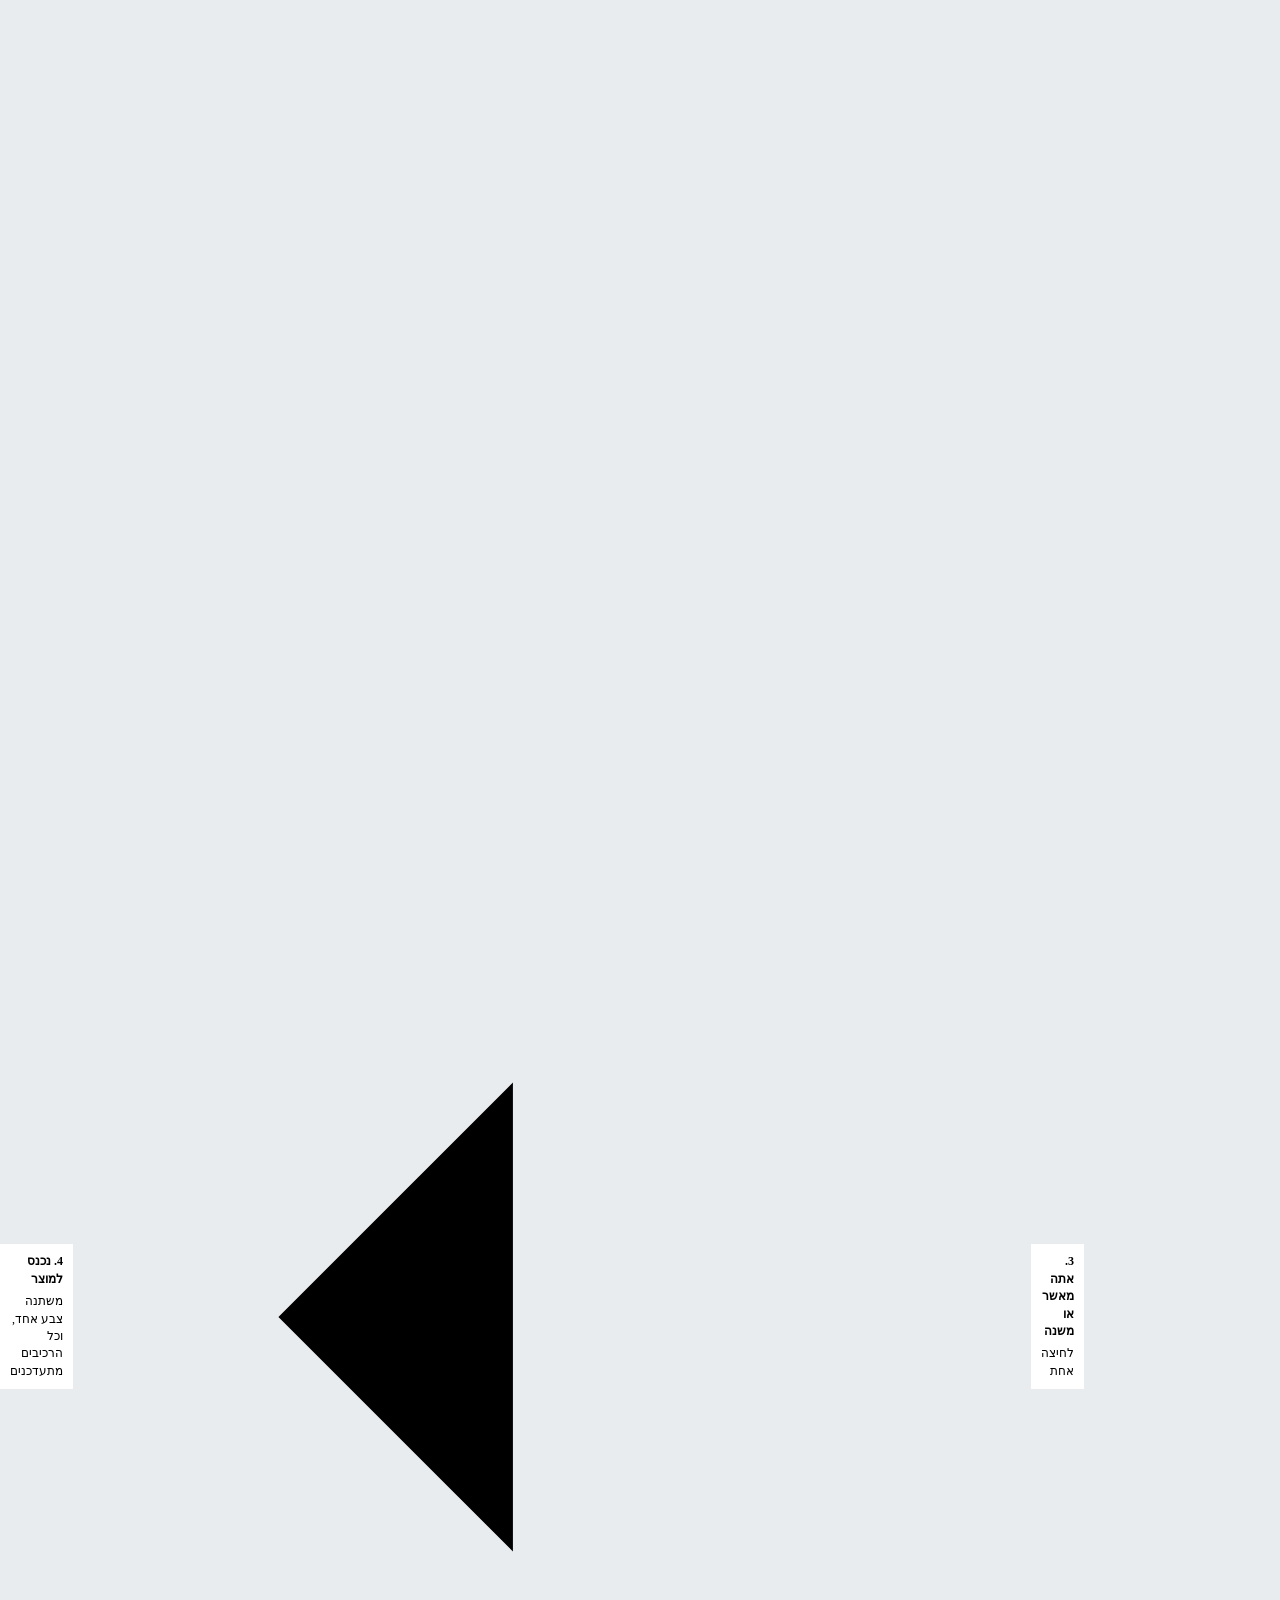
<file: src/reference.src.html>
<!doctype html>
<html lang="he" dir="rtl">
<head>
<meta charset="utf-8">
<meta name="viewport" content="width=device-width,initial-scale=1">
<title>שפת Berger BI</title>
<meta name="description" content="השפה החזותית והפונקציונלית של דשבורדים ומוצרי BI של Berger BI: שלד מסך, ספריית גרפים, צבע מהלוגו, ניהול ובדיקות.">
<meta property="og:title" content="שפת Berger BI">
<meta property="og:description" content="סקיל ל-Claude, ערכת עיצוב וספריית גרפים לדשבורדים בעברית.">
<meta property="og:image" content="https://bergerbi.github.io/berger-bi-ui/docs/img/hero.png">
<meta property="og:url" content="https://bergerbi.github.io/berger-bi-ui/">
<meta name="twitter:card" content="summary_large_image">
<link rel="icon" href="data:image/svg+xml,%3Csvg xmlns='http://www.w3.org/2000/svg' viewBox='0 0 32 32'%3E%3Crect width='32' height='32' rx='6' fill='%2317537F'/%3E%3Crect x='7' y='16' width='4' height='9' rx='1' fill='%23fff'/%3E%3Crect x='14' y='11' width='4' height='14' rx='1' fill='%23fff'/%3E%3Crect x='21' y='7' width='4' height='18' rx='1' fill='%23fff'/%3E%3C/svg%3E">
<link rel="preconnect" href="https://fonts.googleapis.com">
<link href="https://fonts.googleapis.com/css2?family=Assistant:wght@400;500;600;700&family=Heebo:wght@400;500;600;700&display=swap" rel="stylesheet">
<style id="bbi-tokens">
@@TOKENS@@
</style>
<style>
body{margin:0;background:#E9ECEF;font-family:var(--f-body);font-size:var(--fs-m);color:var(--text);line-height:1.45;-webkit-font-smoothing:antialiased}
.doc{max-width:1340px;margin:0 auto;padding:28px 24px 60px}
.doc-h{display:flex;align-items:baseline;justify-content:space-between;gap:16px;border-bottom:1px solid #D3D8DD;padding-bottom:14px;margin-bottom:22px}
.doc-h h1{font-family:var(--f-ui);font-size:19px;font-weight:600;color:var(--ink);margin:0}
.doc-h p{margin:4px 0 0;color:var(--text-2)}
.doc-h .ver{font-family:var(--f-ui);font-size:12px;color:var(--text-3)}
.sec-t{font-family:var(--f-ui);font-size:19px;font-weight:600;color:var(--ink);margin:34px 0 4px}
.sec-s{color:var(--text-2);margin:0 0 14px}
.mk{position:absolute;z-index:5;min-width:20px;height:20px;padding:0 5px;border:1.5px solid var(--bad-mark);background:#fff;color:var(--bad);font:600 12px/17px var(--f-ui);text-align:center;border-radius:4px}
.shell-wrap{position:relative;margin:30px 30px 0}
.toc{display:flex;gap:6px;margin:-8px 0 6px}
.toc a{font-family:var(--f-ui);font-size:13px;color:var(--text-2);text-decoration:none;padding:5px 10px;border:1px solid #D3D8DD;border-radius:var(--r-ctl);background:#fff}
.toc a:hover{color:var(--ink);border-color:var(--ramp-3)}
.dim{position:absolute;top:-22px;left:0;font:500 12px var(--f-ui);color:var(--text-3)}
.shell{transition:grid-template-columns .25s cubic-bezier(.2,.7,.3,1)}
.cx{position:absolute;top:11px;left:12px;color:var(--text-3);width:15px;height:15px}
.legend{display:grid;grid-template-columns:repeat(3,1fr);gap:8px 26px;margin-top:14px;padding:14px 16px;background:#fff;border:1px solid var(--line);border-radius:var(--r-card)}
.legend div{display:flex;gap:9px;align-items:baseline}
.legend b{font-family:var(--f-ui);font-size:12px;color:var(--bad);border:1.5px solid var(--bad-mark);border-radius:4px;min-width:20px;text-align:center;line-height:17px;flex:none}
.legend span{color:var(--text)}
.legend em{font-style:normal;color:var(--text-3)}
.shell{position:relative;display:grid;background:var(--bg);border:1px solid #CDD3D9;border-radius:12px;overflow:hidden}
.client{display:flex;align-items:center;gap:10px;font-family:var(--f-ui);font-weight:600;color:var(--ink);font-size:var(--fs-m)}
.client .logo{width:30px;height:30px;border:1px dashed var(--ghost);border-radius:6px;display:grid;place-items:center;font-size:12px;color:var(--text-3);font-weight:500}
.hd-l{margin-inline-start:auto;display:flex;align-items:center;gap:12px}
.menu .who{padding:8px 10px 10px;border-bottom:1px solid var(--line);margin-bottom:4px}
.menu .who b{display:block;color:var(--ink);font-weight:600}
.menu .who span{font-size:var(--fs-s);color:var(--text-3)}
.menu a.admin{color:var(--ink)}
.rp-t .lnk{font-weight:400;font-size:var(--fs-s);color:var(--brand)}
.ctx h2{margin:0;font-family:var(--f-ui);font-size:var(--fs-l);font-weight:600;color:var(--ink)}
.tbl{width:100%;border-collapse:collapse;font-size:var(--fs-m);margin-top:8px}
.tbl th{font-weight:500;color:var(--text-3);text-align:start;padding:4px 6px;border-bottom:1px solid var(--line)}
.tbl td{padding:5px 6px;border-bottom:1px solid var(--grid);color:var(--text)}
.tbl td.num{text-align:left}
.ask span{flex:1}
.dgrid{display:grid;grid-template-columns:1fr 1fr;gap:16px}
.dc{background:#fff;border:1px solid var(--line);border-radius:var(--r-card);padding:16px 18px}
.dc.wide{grid-column:1/-1}
.dc-h{display:flex;align-items:baseline;gap:10px;margin-bottom:4px}
.dc-h b{font-family:var(--f-ui);font-size:12px;color:var(--text-3)}
.dc-h h3{margin:0;font-family:var(--f-ui);font-size:13px;font-weight:600;color:var(--ink)}
.st{margin-inline-start:auto;font-family:var(--f-ui);font-size:12px;font-weight:500}
.st.wait{color:var(--bad)}
.st.ok{color:var(--good)}
.dc p.q{margin:0 0 12px;color:var(--text-2)}
.opts{display:grid;grid-template-columns:1fr 1fr;gap:12px}
.opt{border:1px solid var(--line);border-radius:var(--r-ctl);padding:10px}
.opt.rec{border-color:var(--brand);box-shadow:inset 0 0 0 1px var(--brand)}
.opt-t{display:flex;justify-content:space-between;font-family:var(--f-ui);font-size:13px;font-weight:600;color:var(--ink);margin-bottom:8px}
.opt-t i{font-style:normal;font-weight:500;color:var(--brand)}
.opt p{margin:8px 0 0;font-size:12px;color:var(--text-2)}
.wf{height:120px;border:1px solid var(--line);border-radius:6px;background:var(--bg);display:grid;gap:4px;padding:4px;font:12px var(--f-ui);color:var(--text-3)}
.wf div{background:#fff;border:1px solid var(--line);border-radius:3px;display:grid;place-items:center}
.wf .nv{background:var(--ramp-9);color:#fff;border-color:var(--ramp-9)}
.wf .tb{background:#fff}
.wf .acc{background:var(--ramp-1);border-color:var(--ramp-3);color:var(--ramp-9)}
.spec{display:grid;grid-template-columns:110px 1fr;gap:10px 16px;align-items:baseline}
.spec .lbl{font-family:var(--f-ui);font-size:12px;color:var(--text-3)}
.spec .lbl b{color:var(--ink);font-weight:600}
.tog{display:inline-flex;border:1px solid var(--line);border-radius:var(--r-ctl);overflow:hidden;font-family:var(--f-ui);font-size:12px}
.tog button{all:unset;cursor:pointer;padding:5px 12px;color:var(--text-2)}
.tog button.on{background:var(--ramp-1);color:var(--ramp-9);font-weight:600}
.big .spec{--k:1.3}
.sw{display:flex;gap:0;border-radius:6px;overflow:hidden;border:1px solid var(--line);margin-bottom:10px}
.sw i{flex:1;height:34px}
.sw-l{display:flex;justify-content:space-between;font-size:12px;color:var(--text-3);margin:-6px 0 12px}
.dd{display:grid;grid-template-columns:1fr 1fr;gap:12px}
.bad-kpi{display:flex;gap:8px}
.bad-kpi .c{flex:1;border-radius:16px;padding:12px;background:linear-gradient(135deg,#EEF2FF,#FDF2F8);box-shadow:0 8px 20px rgba(80,70,200,.15);border-top:3px solid #8B5CF6}
.bad-kpi .bub{width:30px;height:30px;border-radius:50%;background:#DDD6FE;display:grid;place-items:center;margin-bottom:6px}
.bad-kpi .pill{display:inline-block;padding:2px 8px;border-radius:99px;background:#DCFCE7;color:#15803D;font-size:12px}
.bad-kpi .v{font:700 28px var(--f-ui);color:#312E81}
.x{font-family:var(--f-ui);font-size:12px;font-weight:600;margin-bottom:6px}
.pp{display:grid;grid-template-columns:150px 1fr;border:1px solid var(--line);border-radius:var(--r-card);overflow:hidden;font-family:var(--f-ui);font-size:13px}
.pp ul{list-style:none;margin:0;padding:6px;border-inline-end:1px solid var(--line);background:var(--ramp-0)}
.pp li{padding:6px 10px;border-radius:6px;color:var(--text)}
.pp li.on{background:#fff;color:var(--ramp-9);font-weight:600;box-shadow:inset 0 0 0 1px var(--ramp-3)}
.pp .cal{padding:10px 12px}
.pp .cmp{margin-top:10px;padding-top:8px;border-top:1px solid var(--line);color:var(--text-2);display:flex;gap:8px;align-items:center}
.cal-g{display:grid;grid-template-columns:repeat(7,1fr);gap:2px;text-align:center;font-size:12px;color:var(--text-2)}
.cal-g span{padding:4px 0;border-radius:4px}
.cal-g .in{background:var(--ramp-1);color:var(--ramp-9)}
.cal-g .ed{background:var(--ramp-7);color:#fff}
.cal-g .h{color:var(--text-3)}
.flow{display:flex;align-items:center;gap:10px;font-family:var(--f-ui);font-size:12px}
.fbox{flex:1;border:1px solid var(--line);border-radius:var(--r-ctl);padding:9px 10px;background:#fff}
.fbox b{display:block;color:var(--ink);font-weight:600;margin-bottom:5px}
.arr{color:var(--text-3);flex:none}
.url{margin-top:10px;padding:6px 10px;background:var(--bg);border-radius:6px;font:12px Consolas,monospace;color:var(--text-2);direction:ltr;text-align:left}
.phones{display:flex;gap:18px;justify-content:center}
.ph{width:250px;height:460px;border:1px solid #BFC6CD;border-radius:26px;padding:12px 10px;background:var(--bg);display:flex;flex-direction:column;gap:8px;font:12px var(--f-ui);color:var(--text-2);overflow:hidden;position:relative}
.ph .bar{display:flex;justify-content:space-between;align-items:center;background:#fff;border:1px solid var(--line);border-radius:6px;padding:5px 7px;color:var(--ink);font-weight:600}
.ph .scr{display:flex;gap:4px;overflow:hidden;white-space:nowrap}
.ph .scr span{padding:3px 7px;border:1px solid var(--line);border-radius:5px;background:#fff}
.ph .scr span.on{border-color:var(--brand);color:var(--ramp-9)}
.ph .k{display:flex;gap:4px}
.ph .k div{min-width:92px;background:#fff;border:1px solid var(--line);border-radius:6px;padding:5px 6px}
.ph .k b{display:block;font-size:19px;color:var(--ink)}
.ph .blk{flex:1;background:#fff;border:1px solid var(--line);border-radius:6px}
.ph .askm{background:var(--ramp-0);border:1px solid var(--ramp-3);border-radius:6px;padding:5px 7px}
.ph .sheet{position:relative;flex:1;background:#fff;border:1px solid var(--line);border-radius:10px 10px 0 0;padding:8px;margin:0 -8px -10px}
.dk{--surface:#151A20;--line:#2A323B;--ink:#E8ECF0;--text-2:#A4ADB6;--text-3:#7E8892;--grid:#232A32;--data:#6FA3D2;--good:#5BBE8A;--bad:#E57A6E;background:#0F1318;padding:10px;border-radius:var(--r-ctl)}
.lt{background:var(--bg);padding:10px;border-radius:var(--r-ctl)}
.mini-band .kpi{padding:9px 14px}


.foot-note{margin-top:30px;color:var(--text-3);font-size:12px}
.sub-t{font-family:var(--f-ui);font-size:13px;font-weight:600;color:var(--ink);margin:22px 0 10px}
.gallery{display:grid;grid-template-columns:repeat(3,1fr);gap:14px}
.gc{height:330px}
.gc .rule{margin-top:6px;font-size:12px;color:var(--text-3)}
.g2{display:grid;grid-template-columns:1fr 1fr;gap:16px}
.g3{display:grid;grid-template-columns:repeat(3,1fr);gap:14px}
.g4{display:grid;grid-template-columns:repeat(4,1fr);gap:14px}
.tb-bar{display:flex;justify-content:space-between;align-items:center;gap:12px;margin-bottom:10px}
.tb-tools{display:flex;gap:8px;align-items:center}
.crumb span{margin:0 4px}
.btn1.sm,.btn2.sm{padding:4px 10px;font-size:12px}
.lnk2{color:var(--brand);font-family:var(--f-ui);font-size:var(--fs-s);cursor:pointer}
.dt th.srt{color:var(--ink)}
.dt td.up{color:var(--good)}
.dt td.dn{color:var(--bad)}
.ltr{direction:ltr;text-align:right}
.mx td,.mx th{text-align:center}
.mx td:first-child,.mx th:first-child{text-align:start}
.ck{color:var(--data);width:16px;height:16px}
.no{color:var(--ghost)}
.pager{display:flex;gap:4px;font-family:var(--f-ui)}
.pager>*{min-width:22px;text-align:center;padding:1px 4px;border-radius:5px}
.pager b{background:var(--ramp-1);color:var(--ramp-9)}
.st-c{height:170px}
.sk{display:flex;flex-direction:column;gap:9px;margin:14px 0 10px}
.tip-x{margin-top:10px;background:#1D2125;color:#E8ECF0;border-radius:var(--r-ctl);padding:8px 10px;font-size:12px;width:170px}
.tip-x b{display:block;color:#fff;font-family:var(--f-ui);margin-bottom:4px}
.tip-x div{display:flex;justify-content:space-between}
.tip-d{border-top:1px solid #3A4048;margin-top:4px;padding-top:4px;color:#F8C46B}
.toast-x{margin-top:14px;display:flex;justify-content:space-between;align-items:center;background:#1D2125;color:#fff;border-radius:var(--r-ctl);padding:9px 12px;font-size:13px}
.toast-x a{color:#8EC5F0;font-family:var(--f-ui);font-weight:500;cursor:pointer}
.drawer-x{margin-top:10px;border:1px solid var(--line);border-radius:var(--r-ctl);padding:8px 10px;display:flex;flex-direction:column;gap:4px;font-size:13px}
.dr-h{display:flex;justify-content:space-between;color:var(--ink);font-family:var(--f-ui);padding-bottom:4px;border-bottom:1px solid var(--grid)}
.dr-h span{color:var(--text-3)}
.dr-r{display:flex;justify-content:space-between}
.ins.big{padding:14px 16px}
.ins.big h4{font-size:13px}
.ins.big dl{grid-template-columns:52px 1fr;font-size:13px;gap:4px 8px}
.adm{padding:0 18px 14px}
.adm-h{display:flex;align-items:center;gap:20px;height:48px;border-bottom:1px solid var(--line);margin:0 -18px 12px;padding:0 18px}
.adm-h .crumb{margin:0}
.adm-tabs{height:48px}
.adm-tabs a{cursor:pointer}
.login{align-items:center;padding:16px}
.lg-box{width:280px;display:flex;flex-direction:column;padding:20px 0}
.lg-box label{font-size:var(--fs-s);color:var(--text-2);margin:8px 0 4px}
.lg-ft{display:flex;align-items:center;gap:7px;font-size:var(--fs-s);color:var(--text-3)}
.lg-ft img{height:16px}
.map ul{margin:6px 0 0;padding-inline-start:18px;color:var(--text)}
.map li{margin-bottom:3px}
.dot{display:inline-block;width:10px;height:10px;border-radius:2px;margin-inline-end:6px;vertical-align:-1px}
.lp{background:#fff;border:1px solid var(--line);border-radius:var(--r-card);padding:14px;display:flex;flex-direction:column}
.lp-logo{height:64px;display:grid;place-items:center;border:1px solid var(--grid);border-radius:var(--r-ctl);margin-bottom:10px;padding:8px}
.lp-logo img{max-height:46px;max-width:100%}
.lp-l{font-family:var(--f-ui);font-size:12px;color:var(--text-3);margin-bottom:4px}
.sw.sm i{height:22px}
.lp-x{font-size:12px;color:var(--text-3);margin:-6px 0 10px}
.lp-prev{border:1px solid var(--line);border-radius:var(--r-ctl);padding:0 10px 8px;margin-bottom:8px}
.lp-tabs{display:flex;gap:12px;font-family:var(--f-ui);font-size:12px;color:var(--text-2);border-bottom:1px solid var(--line);margin-bottom:8px}
.lp-tabs span{padding:7px 0 6px;border-bottom:2px solid transparent;margin-bottom:-1px}
.lp-tabs .on{color:var(--ink);font-weight:600;border-bottom-color:var(--brand)}
.lp-bars{display:flex;align-items:flex-end;gap:8px;height:60px}
.lp-bars i{width:16px;border-radius:3px 3px 0 0}
.lp-bars b{margin-inline-start:auto;font:600 19px var(--f-ui);color:var(--strong)}
.lp-note{margin:0 0 10px;font-size:12px;color:var(--text-2);flex:1}
.lp-act{display:flex;gap:6px}
.pa{display:flex;gap:6px}
.pa-b{display:inline-flex;align-items:center;gap:6px;height:28px;padding:0 10px;border:1px solid var(--line);border-radius:var(--r-ctl);background:#fff;font-family:var(--f-ui);font-size:var(--fs-s);color:var(--text)}
.fx{padding:16px 18px}
.fx.wide2{grid-column:1/-1}
.fx-h{display:flex;align-items:baseline;gap:10px;margin-bottom:12px}
.fx-h b{font-family:var(--f-ui);font-size:12px;color:var(--text-3)}
.fx-h h3{font-size:13px}
.fx-h .where{margin-inline-start:auto;font-family:var(--f-ui);font-size:12px;color:var(--brand)}
.fx-r{margin:12px 0 0;padding:10px 0 0 0;padding-inline-start:18px;border-top:1px solid var(--grid);color:var(--text-2);font-size:13px}
.fx-r li{margin-bottom:2px}
.chat{border:1px solid var(--line);border-radius:var(--r-card);padding:12px;background:var(--bg)}
.sugg{display:flex;gap:6px;flex-wrap:wrap;margin-bottom:10px}
.q-b{width:fit-content;max-width:80%;margin-inline-start:auto;background:var(--ramp-1);color:var(--ramp-9);padding:7px 11px;border-radius:10px;margin-bottom:8px}
.a-b{background:#fff;border:1px solid var(--line);border-radius:10px;padding:11px 13px}
.a-b b{color:var(--ink);font-family:var(--f-ui);font-weight:600}
.a-b p{margin:4px 0 6px}
.mini{width:100%;height:60px}
.a-src{font-size:12px;color:var(--text-3);margin-top:4px}
.a-act{display:flex;gap:6px;align-items:center;margin-top:8px;font-size:12px}
.bell-list{border:1px solid var(--line);border-radius:var(--r-card);overflow:hidden}
.bl-h{display:flex;justify-content:space-between;padding:8px 12px;border-bottom:1px solid var(--line);font-family:var(--f-ui)}
.bl-h b{color:var(--ink);font-weight:600}
.bl-i{display:grid;grid-template-columns:52px 1fr auto;gap:8px;padding:8px 12px;border-bottom:1px solid var(--grid);font-size:13px}
.bl-i span:first-child{font-family:var(--f-ui);font-weight:600;font-size:12px}
.bl-i.new{background:var(--ramp-0)}
.rule-f,.share{margin-top:12px;border:1px solid var(--line);border-radius:var(--r-card);padding:10px 12px}
.rf-t{font-family:var(--f-ui);font-weight:600;color:var(--ink);margin-bottom:6px}
.rf-row{display:flex;gap:6px;align-items:center;flex-wrap:wrap;margin-top:6px;font-size:13px}
.rf-row .sel{padding:3px 8px;font-size:12px}
.views{display:flex;gap:12px;align-items:flex-start}
.vw-btn{display:inline-flex;align-items:center;gap:7px;padding:6px 10px;border:1px solid var(--ramp-3);border-radius:var(--r-ctl);background:var(--ramp-0);font-family:var(--f-ui);font-size:13px;color:var(--ink);white-space:nowrap}
.vw-list{flex:1;border:1px solid var(--line);border-radius:var(--r-card);padding:6px;font-family:var(--f-ui);font-size:13px}
.vw-list .grp{font-size:12px;color:var(--text-3);padding:6px 8px 2px}
.vw-list a{display:block;padding:5px 8px;border-radius:6px;color:var(--text)}
.vw-list a.on{background:var(--ramp-1);color:var(--ramp-9);font-weight:600}
.vw-list hr{border:0;border-top:1px solid var(--line);margin:4px 0}
.exp{border:1px solid var(--line);border-radius:var(--r-card);padding:6px}
.exp a{display:flex;gap:10px;align-items:flex-start;padding:7px 8px;border-radius:6px;color:var(--text-2)}
.exp a:hover{background:var(--hover)}
.exp a b{display:block;color:var(--ink);font-family:var(--f-ui);font-weight:600;font-size:13px}
.exp a span{font-size:12px}
.exp hr{border:0;border-top:1px solid var(--line);margin:4px 0}
.def{flex:1;background:#1D2125;color:#D7DDE3;border-radius:var(--r-ctl);padding:10px 12px;font-size:13px}
.def b{color:#fff;font-family:var(--f-ui)}
.def p{margin:4px 0 8px}
.def dl{display:grid;grid-template-columns:52px 1fr;gap:2px 8px;margin:0;font-size:12px}
.def dt{color:#9AA3AD}
.def dd{margin:0}
.xf{display:flex;gap:10px;align-items:center}
.xf-s{flex:1;border:1px solid var(--line);border-radius:var(--r-ctl);padding:8px 10px;min-height:128px}
.xf-t{display:block;font-family:var(--f-ui);font-size:12px;font-weight:600;color:var(--ink);margin-bottom:4px}
.tour-demo{position:relative;height:170px;border:1px solid var(--line);border-radius:var(--r-card);background:var(--bg);overflow:hidden}
.td-target{position:absolute;top:16px;right:16px;width:130px;height:120px;background:#fff;border:2px solid var(--brand);border-radius:var(--r-ctl);display:grid;place-items:center;font-family:var(--f-ui);color:var(--ink);box-shadow:0 0 0 9999px rgba(29,33,37,.35)}
.td-card{position:absolute;top:24px;right:166px;width:250px;background:#fff;border-radius:var(--r-card);padding:12px 14px;display:flex;flex-direction:column;gap:4px}
.td-card b{font-family:var(--f-ui);color:var(--ink)}
.td-card p{margin:0 0 6px;color:var(--text-2);font-size:13px}
.dots{display:flex;gap:4px;margin-inline-start:auto}
.dots i{width:6px;height:6px;border-radius:50%;background:var(--ghost)}
.dots i.on{background:var(--brand)}
.ed-c{border-bottom:1px dashed var(--ramp-3);cursor:text}
.fmt td{white-space:nowrap}
html,body{height:auto} body{overflow:auto;background:#E9ECEF}
svg.ch,svg.mini,.xf-s svg{font-size:12px}
.shell .menu{top:50px;inset-inline-end:14px}
.tbl th.num{text-align:end}
.shell{height:auto;width:auto;border:1px solid #CDD3D9;border-radius:12px;overflow:hidden;background:var(--bg)}
.shell-wrap{position:relative;margin:34px 64px 0 34px}
.stage{position:relative}
.shell .menu .who{padding:8px 10px 10px;border-bottom:1px solid var(--line);margin-bottom:4px}
.shell .ctx h2{margin:0;font-family:var(--f-ui);font-size:var(--fs-l);font-weight:600;color:var(--ink)}
.ctx .demo{margin-inline-start:0}
.sk{margin:14px 0 10px}
.sel{font-size:var(--fs-s)}
.st.ok{color:var(--brand)}
.legend div.sp{grid-column:1/-1}
.ttl{display:flex;justify-content:space-between;align-items:baseline;gap:8px}
.pg2{font-size:12px;color:var(--text-3);white-space:nowrap}
.askm-fab{position:absolute;left:12px;bottom:14px;width:40px;height:40px;border-radius:50%;background:var(--brand);color:#fff;display:grid;place-items:center;font:600 19px var(--f-ui)}
.shell .ask-fab{position:absolute;bottom:50px;left:20px}
.stage.full{position:fixed;inset:0;z-index:200;background:var(--bg);width:100%!important}
.stage.full .shell{border:0;border-radius:0}
.stage.full .mk,.stage.full .dim{display:none}
.dgrid{grid-template-columns:repeat(2,minmax(0,1fr))!important}
@media (max-width:1000px){.doc{grid-template-columns:minmax(0,1fr);padding-inline:max(16px,env(safe-area-inset-left,0px)) max(16px,env(safe-area-inset-right,0px))}.side{display:none}.gallery,.g3,.g4,.dgrid,.g2,.opts,.legend{grid-template-columns:minmax(0,1fr)!important}.topbar{flex-wrap:wrap}.shell-wrap{margin:34px 8px 0}.mk{display:none}}
html.shot .side,html.shot .topbar,html.shot .intro{display:none}
html.shot .doc{grid-template-columns:minmax(0,1fr);max-width:1400px}
html.shot .sec-t{margin-top:8px}
.stagebar{display:flex;gap:10px;align-items:center;margin:4px 0 0;font-family:var(--f-ui);font-size:12px;color:var(--text-3)}
/* side TOC + top bar */
.doc{max-width:1600px;display:grid;grid-template-columns:230px minmax(0,1fr);gap:28px;align-items:start}
.side{position:sticky;top:0;max-height:100vh;overflow:auto;padding:22px 0 30px}
.side .brand{font:600 13px var(--f-ui);color:var(--ink);margin-bottom:2px}
.side .ver{font:12px var(--f-ui);color:var(--text-3);margin-bottom:14px}
.side a{display:block;text-decoration:none;font-family:var(--f-ui);color:var(--text-2);border-inline-start:2px solid transparent;padding:4px 10px;font-size:13px}
.side a.l1{color:var(--ink);font-weight:600;margin-top:10px}
.side a.l2{font-size:12px;padding-inline-start:20px}
.side a.on{color:var(--brand);border-inline-start-color:var(--brand);background:#fff}
.body{min-width:0;padding-bottom:60px}
html{scroll-padding-top:70px}
.topbar{position:sticky;top:env(safe-area-inset-top,0px);z-index:60;display:flex;align-items:center;gap:10px;padding:12px 0;background:#E9ECEF;border-bottom:1px solid #D3D8DD;margin-bottom:18px}
.topbar h1{margin:0;font:600 19px var(--f-ui);color:var(--ink)}
.topbar .sp{flex:1}
.dl{display:inline-flex;align-items:center;gap:7px;padding:7px 14px;border-radius:var(--r-ctl);font:500 13px var(--f-ui);cursor:pointer;border:1px solid var(--line);background:#fff;color:var(--text)}
.dl.main{background:var(--brand);border-color:var(--brand);color:#fff}
.intro{color:var(--text-2);margin:0 0 6px}
.series{display:flex;gap:18px;align-items:flex-end}

</style>
</head>
<body>
<div class="doc">

<aside class="side"><div class="brand">שפת Berger BI</div><div class="ver">עודכן 26.11.2026 · <a href="https://github.com/bergerbi/berger-bi-ui" style="display:inline;padding:0;border:0">GitHub</a></div><a class="l1" href="#pa">א. השלד הקבוע</a><a class="l1" href="#pb">ב. החלטות</a><a class="l2" href="#b1">ניווט</a><a class="l2" href="#d2">3 גדלי פונט</a><a class="l2" href="#d3">צבעים</a><a class="l2" href="#b4">כרטיס KPI</a><a class="l2" href="#b5">פילטר תקופה</a><a class="l2" href="#b6">שמירת פילטרים</a><a class="l2" href="#b7">מובייל</a><a class="l2" href="#b8">מצב כהה</a><a class="l1" href="#pc">ג. ספריית רכיבים</a><a class="l2" href="#c1">סוגי גרפים</a><a class="l2" href="#c2">טבלה</a><a class="l2" href="#c3">מצבים</a><a class="l2" href="#c4">רכיבים קטנים</a><a class="l2" href="#c5">סוגי תובנות</a><a class="l2" href="#c6">השוואה וכיוון טוב</a><a class="l1" href="#pd">ד. ניהול וכניסה</a><a class="l2" href="#pd1">משתמשים, הרשאות, לוג</a><a class="l2" href="#pd2">כניסה ושער דמו</a><a class="l1" href="#pe">ה. צבע מהלוגו</a><a class="l1" href="#pf">ו. פונקציונליות</a><a class="l2" href="#f1">שאלו את הנתונים</a><a class="l2" href="#f2">התראות</a><a class="l2" href="#f3">תצוגות ושיתוף</a><a class="l2" href="#f4">ייצוא</a><a class="l2" href="#f5">הגדרת מדד</a><a class="l2" href="#f6">סינון מתוך גרף</a><a class="l2" href="#f7">סיור מודרך</a><a class="l2" href="#f8">יעדים וספים</a><a class="l2" href="#f9">פורמט וניסוח</a></aside>
<div class="body">
<div class="topbar"><h1>שפת Berger BI: הרפרנס הוויזואלי</h1><span class="sp"></span>
  <button class="dl main" onclick="dl('f-skill','SKILL.md')"><svg class="ico" viewBox="0 0 24 24"><path d="M12 4v11M7 10l5 5 5-5M5 20h14"/></svg>הורדת SKILL.md</button>
  <button class="dl" onclick="dl('f-rules','rules.md')">הכללים המלאים (rules.md)</button>
  <button class="dl" onclick="dl('f-zip','berger-bi-ui-skill.zip',true)">כל הסקיל (zip)</button>
</div>
<div id="flash" class="toast-x" hidden style="position:fixed;bottom:24px;left:50%;transform:translateX(-50%);z-index:300"></div>
<div id="cpBox" hidden style="position:fixed;inset:10% 10%;z-index:300;background:#fff;border:1px solid var(--line);border-radius:10px;padding:16px;display:flex;flex-direction:column;gap:8px"><div style="display:flex;justify-content:space-between"><span>העתיקו את הטקסט ושמרו בקובץ <b></b></span><button class="dl" onclick="this.closest('#cpBox').hidden=true">סגירה</button></div><textarea readonly style="flex:1;font:12px Consolas,monospace;direction:ltr"></textarea></div>
<p class="intro">כל מה שכתוב בסקיל מוצג כאן בעין. מספרים בעמוד הם דוגמה בלבד. המקור והיסטוריית השינויים: <a href="https://github.com/bergerbi/berger-bi-ui" target="_blank" rel="noopener">github.com/bergerbi/berger-bi-ui</a> (ציבורי).</p>

<!-- ======================= PART A: SHELL ======================= -->
<h2 class="sec-t" id="pa">חלק א: השלד הקבוע</h2>
<p class="sec-s">מבוסס על הדמואים האחרונים שלנו. המסך מוצג בגודל אמיתי ומוקטן להתאמה. המספרים הכתומים מסבירים מה קבוע. לחיצה על המשתמש פותחת את התפריט שלו.</p>

<div class="stagebar">מצב: <span class="tog" id="ceoShell"><button class="on" data-c="0">רגיל</button><button data-c="1">מצב מנכ"ל</button></span><button class="dl" onclick="fullShell(true)" style="margin-inline-start:8px"><svg class="ico" viewBox="0 0 24 24"><path d="M4 9V4h5M20 9V4h-5M4 15v5h5M20 15v5h-5"/></svg>מסך מלא, בגודל האמיתי של המסך שלך</button></div>
<button class="dl main" id="fsx" hidden onclick="fullShell(false)" style="position:fixed;bottom:56px;left:50%;transform:translateX(-50%);z-index:210">סגירת מסך מלא (Esc)</button>
<div class="shell-wrap" id="shellWrap"><div class="stage" id="stage">
<div class="shell app">
  <!-- header -->
  <header class="hd">
    <div class="client"><div class="logo">לוגו</div>שם המוצר</div>
    <nav class="tabs">
      <a class="on" href="#">סקירה</a><a href="#">מכירות</a><a href="#">לקוחות</a><a href="#">תפעול</a><a href="#">כספים</a>
    </nav>
    <div class="hd-l">
      <div class="search"><svg class="ico" viewBox="0 0 24 24"><circle cx="11" cy="11" r="7"/><path d="m20 20-3.5-3.5"/></svg>חיפוש<kbd>Ctrl K</kbd></div>
      <div class="bell" title="התראות"><svg class="ico" viewBox="0 0 24 24"><path d="M6 16V11a6 6 0 0 1 12 0v5l1.5 2h-15z"/><path d="M10 20.5a2 2 0 0 0 4 0"/></svg><span class="cnt">3</span></div>
      <div class="um" onclick="toggleMenu(event)"><div class="av">דכ</div>דנה כהן<svg class="ico" viewBox="0 0 24 24" style="width:13px"><path d="m6 9 6 6 6-6"/></svg></div>
    </div>
  </header>

  <!-- user menu (open) -->
  <div class="menu" id="umenu" hidden>
    <div class="who"><b>דנה כהן</b><span>מנהלת מערכת</span></div>
    <a href="#"><svg class="ico" viewBox="0 0 24 24"><circle cx="12" cy="8" r="4"/><path d="M4 21c1.5-4 4.5-6 8-6s6.5 2 8 6"/></svg>הפרופיל שלי</a>
    <div class="grp">ניהול</div>
    <a class="admin" href="#"><svg class="ico" viewBox="0 0 24 24"><circle cx="9" cy="8" r="3.5"/><path d="M2.5 20c1-3.5 3.5-5 6.5-5s5.5 1.5 6.5 5"/><path d="M16 4.5a3.5 3.5 0 0 1 0 7M18.5 15c1.6.7 2.6 2.4 3 5"/></svg>ניהול משתמשים</a>
    <a class="admin" href="#"><svg class="ico" viewBox="0 0 24 24"><rect x="4" y="10" width="16" height="11" rx="2"/><path d="M8 10V7a4 4 0 0 1 8 0v3"/></svg>הרשאות</a>
    <a class="admin" href="#"><svg class="ico" viewBox="0 0 24 24"><path d="M5 4h14v16H5z"/><path d="M9 8h6M9 12h6M9 16h4"/></svg>לוג פעולות</a>
    <a class="admin" href="#"><svg class="ico" viewBox="0 0 24 24"><circle cx="12" cy="12" r="3"/><path d="M12 2v3M12 19v3M2 12h3M19 12h3M4.9 4.9 7 7M17 17l2.1 2.1M4.9 19.1 7 17M17 7l2.1-2.1"/></svg>הגדרות</a>
    <hr>
    <a href="#"><svg class="ico" viewBox="0 0 24 24"><path d="M15 4h4v16h-4"/><path d="M10 8l-4 4 4 4M6 12h10"/></svg>יציאה</a>
  </div>

  <!-- right panel -->
  <aside class="rp">
    <button class="coll" title="כווץ פאנל" onclick="togglePanel()"><svg class="ico" viewBox="0 0 24 24" style="width:14px"><path d="m15 6-6 6 6 6"/></svg></button>
    <div class="rail">
      <button title="הרחב פאנל" onclick="togglePanel()"><svg class="ico" viewBox="0 0 24 24"><path d="m9 6 6 6-6 6"/></svg></button>
      <button title="תקופה"><svg class="ico" viewBox="0 0 24 24"><rect x="3.5" y="5" width="17" height="15" rx="2"/><path d="M3.5 10h17M8 3v4M16 3v4"/></svg></button>
      <button title="פילטרים פעילים"><svg class="ico" viewBox="0 0 24 24"><path d="M4 5h16l-6 7.5V19l-4 1.5v-8z"/></svg><span class="cnt">2</span></button>
      <button title="תובנות"><svg class="ico" viewBox="0 0 24 24"><path d="M9 18h6M10 21h4M12 3a6 6 0 0 0-3.5 10.9c.6.5 1 1.2 1 2.1h5c0-.9.4-1.6 1-2.1A6 6 0 0 0 12 3z"/></svg><span class="cnt">4</span></button>
    </div>
    <div class="rp-sec">
      <div class="rp-t">תקופה</div>
      <div class="per"><svg class="ico" viewBox="0 0 24 24"><rect x="3.5" y="5" width="17" height="15" rx="2"/><path d="M3.5 10h17M8 3v4M16 3v4"/></svg><div>מתחילת השנה<small class="num"><span class="n">01.01.2026 – 31.10.2026</span> · מול אשתקד</small></div></div>
    </div>
    <div class="rp-sec">
      <div class="rp-t">פילטרים<a class="lnk">ניקוי</a></div>
      <div class="fg"><label>אזור</label><div class="chips"><span class="chip on">מרכז</span><span class="chip on">צפון</span><span class="chip">דרום</span><span class="chip">ירושלים</span></div></div>
      <div class="fg"><label>קטגוריה</label><div class="sel">כל הקטגוריות<svg class="ico" viewBox="0 0 24 24" style="width:13px"><path d="m6 9 6 6 6-6"/></svg></div></div>
      <div class="fg"><label>סוכן</label><div class="sel">כל הסוכנים<svg class="ico" viewBox="0 0 24 24" style="width:13px"><path d="m6 9 6 6 6-6"/></svg></div></div>
    </div>
    <div class="rp-sec grow">
      <div class="rp-t">תובנות לתקופה (4)<svg class="ico" viewBox="0 0 24 24" style="width:14px;color:var(--text-3)"><path d="m6 15 6-6 6 6"/></svg></div>
      <div class="ins hi">
        <span class="kind">חריג</span><h4>אזור הצפון ירד ב-<span class="n">12%</span> מול אשתקד</h4>
        <dl><dt>מה קרה</dt><dd>ההכנסות ירדו ל-<span class="n">₪1.8M</span></dd><dt>למה</dt><dd>שני לקוחות גדולים עברו לרכש רבעוני</dd><dt>צפי</dt><dd>פער של <span class="n">₪0.6M</span> מהיעד בדצמבר</dd><dt>מומלץ</dt><dd>שיחת מנהל לשני הלקוחות</dd></dl>
        <span class="show">הראה לי ›</span>
      </div>
      <div class="ins">
        <h4>זמן הגבייה התקצר ב-<span class="n">6</span> ימים</h4>
        <span class="kind" style="color:var(--data)">הזדמנות</span><dl><dt>מה קרה</dt><dd><span class="n">41</span> ימים, לעומת <span class="n">47</span></dd><dt>למה</dt><dd>מעבר לחיוב אוטומטי</dd><dt>צפי</dt><dd>תזרים של <span class="n">+₪0.9M</span> ברבעון</dd><dt>מומלץ</dt><dd>להעביר גם את הצפון לחיוב אוטומטי</dd></dl>
        <span class="show">הראה לי ›</span>
      </div>
    </div>
  </aside>

  <!-- main -->
  <main class="mn">
    <div class="ctx">
      <h2>סקירה כללית</h2>
      <p>ההכנסות ב-<span class="n">96%</span> מהיעד. הצפון מסביר את רוב הפער.</p>
      <span class="demo">נתוני הדגמה</span>
      <div class="pa"><span class="pa-b"><svg class="ico" viewBox="0 0 24 24" style="width:14px"><path d="M6 3h12v18l-6-4-6 4z"/></svg>תצוגה: ברירת מחדל</span><span class="pa-b" title="ייצוא ושיתוף"><svg class="ico" viewBox="0 0 24 24" style="width:14px"><path d="M12 4v11M7 10l5 5 5-5M5 20h14"/></svg>ייצוא</span></div>
    </div>
    <div class="kband num">
      <div class="kpi lead"><div class="kpi-l">הכנסות</div><div class="kpi-v"><span class="n">₪14.2</span> <small style="font-size:var(--fs-m)">מיליון</small></div><div class="kpi-c"><span class="dn">▼ <span class="n">4%</span> מהיעד</span><span>יעד <span class="n">₪14.8M</span></span></div><div class="tbar"><i style="width:96%"></i></div></div>
      <div class="kpi"><div class="kpi-l">רווח גולמי</div><div class="kpi-v"><span class="n">31.4%</span></div><div class="kpi-c"><span class="up">▲ <span class="n">1.2</span> נק׳</span><span>מול אשתקד</span></div></div>
      <div class="kpi"><div class="kpi-l">הזמנות</div><div class="kpi-v"><span class="n">8.41K</span></div><div class="kpi-c"><span class="up">▲ <span class="n">6%</span></span><span>מול אשתקד</span></div></div>
      <div class="kpi"><div class="kpi-l">לקוחות פעילים</div><div class="kpi-v"><span class="n">1.24K</span></div><div class="kpi-c"><span class="up">▲ <span class="n">38</span></span><span>החודש</span></div></div>
      <div class="kpi"><div class="kpi-l">ימי גבייה</div><div class="kpi-v"><span class="n">41</span></div><div class="kpi-c"><span class="up">▼ <span class="n">6</span> ימים</span><span>מול אשתקד</span></div></div>
    </div>
    <div class="grid">
      <div class="card lead">
        <svg class="ico cx" viewBox="0 0 24 24"><path d="M4 9V4h5M20 9V4h-5M4 15v5h5M20 15v5h-5"/></svg><h3>הכנסות לפי חודש מול יעד</h3><span class="sub">₪ · עמודה = בפועל, קו כהה = יעד</span>
        <div class="chart" id="s-lead"></div>
        <div class="one"><b>ספטמבר נמוך ב-<span class="n">22%</span> מהיעד.</b> הפער מגיע מאזור הצפון, ואוקטובר חזר ליעד.</div>
      </div>
      <div class="card">
        <h3>מגמת רווח גולמי</h3><span class="sub">% · 12 חודשים אחרונים</span>
        <div class="chart" id="s-trend"></div>
      </div>
      <div class="card">
        <h3>5 הלקוחות הגדולים</h3><span class="sub">אלפי ₪</span>
        <div class="chart" id="s-top5"></div>
      </div>
      <div class="card">
        <div class="ttl"><h3>חריגים לטיפול</h3><span class="pg2"><span class="n">1–4</span> מתוך <span class="n">37</span> ‹ ›</span></div>
        <table class="tbl num"><thead><tr><th>לקוח</th><th>אזור</th><th class="num">פער</th></tr></thead>
        <tbody><tr><td>לקוח ז</td><td>צפון</td><td class="num"><span class="n dn">−₪310K</span></td></tr><tr><td>לקוח ח</td><td>צפון</td><td class="num"><span class="n dn">−₪240K</span></td></tr><tr><td>לקוח ט</td><td>מרכז</td><td class="num"><span class="n dn">−₪95K</span></td></tr><tr><td>לקוח י</td><td>דרום</td><td class="num"><span class="n">−₪40K</span></td></tr></tbody></table>
      </div>
      <div class="card">
        <h3>הכנסות לפי אזור</h3><span class="sub">% שינוי מול אשתקד</span>
        <div class="chart" id="s-region"></div>
      </div>
      <div class="card">
        <h3>עמידה ביעד לפי סוכן</h3><span class="sub">% מהיעד החודשי</span>
        <div class="chart" id="s-agent"></div>
      </div>
    </div>
  </main>

  <!-- footer -->
  <footer class="ft">
    <span class="by">נבנה על ידי<img src="[data-uri]" alt="Berger BI"></span>
    <span>עודכן <span class="n">26.11.2026 06:00</span></span>
    
  </footer>
  <button class="ask-fab" title="שאלו את הנתונים" aria-label="שאלו את הנתונים"><svg class="ico" viewBox="0 0 24 24" style="width:22px;height:22px"><path d="M4 5h16v11H9l-5 4z"/><path d="M8.5 9.5h7M8.5 12.5h4"/></svg></button>
</div>
  <span class="mk" style="top:-24px;right:20px">1</span>
  <span class="mk" style="top:-24px;right:330px">2</span>
  <span class="mk" style="top:-24px;left:200px">3</span>
  <span class="mk" style="top:-24px;left:70px">4</span>
  <span class="mk" style="top:70px;right:-28px">5</span>
  <span class="mk" style="top:150px;right:-28px">6</span>
  <span class="mk" style="top:380px;right:-28px">7</span>
  <span class="mk" style="top:66px;left:-28px">8</span>
  <span class="mk" style="top:120px;left:-28px">9</span>
  <span class="mk" style="top:330px;left:-28px">10</span>
  <span class="mk" style="bottom:7px;right:-28px">11</span>
  <span class="mk" style="bottom:46px;left:-28px">12</span>
  <span class="mk" style="top:-24px;left:-28px">13</span>
  <span class="mk" style="top:-24px;right:236px">14</span>
  <span class="mk" style="top:-24px;left:150px">15</span>
  <span class="mk" style="top:66px;left:-56px">16</span>
  <span class="dim" id="dimLbl">1440×900 · בלי גלילה</span>
</div></div>

<div class="legend">
  <div><b>1</b><span>לוגו הלקוח ושם המוצר, תמיד מימין למעלה</span></div>
  <div><b>2</b><span>מסכים כטאבים למעלה, רק מסכים עסקיים</span></div>
  <div><b>3</b><span>חיפוש ומשתמש, תמיד משמאל למעלה</span></div>
  <div><b>4</b><span>תפריט המשתמש: ניהול משתמשים, הרשאות, לוג פעולות, הגדרות <em>(אושר)</em></span></div>
  <div><b>5</b><span>פילטר תקופה, תמיד ראשון בפאנל הימני</span></div>
  <div><b>6</b><span>פילטרים בפאנל ימני, נשמרים במעבר בין טאבים</span></div>
  <div><b>7</b><span>תובנות מתחת לפילטרים: מה קרה / למה / צפי / מומלץ + "הראה לי"</span></div>
  <div><b>8</b><span>כותרת המסך במשפט אחד ותווית "נתוני הדגמה"</span></div>
  <div><b>9</b><span>פס KPI אחד, ה-KPI המוביל רחב יותר</span></div>
  <div><b>10</b><span>6 ויז'ואלים, הראשי תופס 2×2, ומשפט תובנה מתחתיו</span></div>
  <div><b>11</b><span>"נבנה על ידי Berger BI" ומועד העדכון, תמיד בשורה התחתונה</span></div>
  <div><b>12</b><span>"שאלו את הנתונים": עיגול שמרחף למטה משמאל, ובלחיצה נפתח הצ'אט</span></div>
  <div><b>13</b><span>המסך כולו נכנס ל-1440×900, בלי גלילה. טבלה ארוכה מתחלקת לעמודים בתוך הכרטיס</span></div>
  <div><b>14</b><span>כל פאנל מתכווץ: הפאנל הימני לפס צר עם מספר הפילטרים הפעילים. <a href="#" onclick="togglePanel();return false" style="color:var(--brand)">נסה</a></span></div>
  <div><b>15</b><span>פעמון התראות, תמיד ליד המשתמש (ו2)</span></div>
  <div><b>16</b><span>תצוגות שמורות וייצוא, תמיד בסוף שורת הכותרת של המסך (ו3, ו4)</span></div>
</div>

<!-- ======================= PART B: DECISIONS ======================= -->
<h2 class="sec-t" id="pb">חלק ב: החלטות (אושרו 26.11)</h2>
<p class="sec-s">המסגרת הכחולה מסמנת את האפשרות שאושרה.</p>

<div class="dgrid">

  <!-- D1 navigation -->
  <div class="dc" id="b1">
    <div class="dc-h"><b>1</b><h3>ניווט במוצר עם הרבה מסכים</h3><span class="st ok">אושר · 26.11</span></div>
    <p class="q">בדשבורד הטאבים נשארים למעלה. מה עושים באפליקציה כמו מערכת פנימית, עם 10 מסכים ויותר?</p>
    <div class="opts">
      <div class="opt rec"><div class="opt-t">א. סרגל ימני רק כשיש יותר מ-7 מסכים<i>המלצה</i></div>
        <div class="wf" style="grid-template-columns:44px 1fr;grid-template-rows:16px 1fr"><div style="grid-column:1/-1">כותרת + משתמש</div><div class="nv">מסכים</div><div>תוכן</div></div>
        <p>זה המבנה של המערכות הפנימיות שלנו היום. KPI, פילטרים ותובנות נשארים באותו מקום.</p></div>
      <div class="opt"><div class="opt-t">ב. תמיד טאבים למעלה</div>
        <div class="wf" style="grid-template-rows:16px 12px 1fr"><div>כותרת + משתמש</div><div class="acc">טאב · טאב · טאב · טאב · עוד ▾</div><div>תוכן</div></div>
        <p>אחיד יותר, אבל מעל 7 מסכים צריך תפריט "עוד".</p></div>
    </div>
  </div>

  <!-- D2 type -->
  <div class="dc" id="d2">
    <div class="dc-h"><b>2</b><h3>3 גדלי פונט קבועים</h3><span class="st ok">אושר · 26.11 · עודכן 28.11 לפי מוריס</span></div>
    <p class="q">3 גדלים לטקסט ועוד גודל אחד למספר KPI. ב-v1.4 הכול עלה מדרגה (הטקסט הרגיל 15, כמו במוריס), כי 12 היה קטן מדי.</p>
    <div style="margin-bottom:12px" class="tog" id="szTog"><button class="on" data-k="1">רגיל</button><button data-k="1.3">מצב מנכ"ל (גדול פי 1.3)</button></div>
    <div class="spec" id="spec">
      <span class="lbl"><b>כותרת</b> · <span class="sz" data-b="20">20</span>px</span><span data-b="20" style="font-family:var(--f-ui);font-weight:600;color:var(--ink);font-size:20px">סקירה כללית</span>
      <span class="lbl"><b>רגיל</b> · <span class="sz" data-b="15">15</span>px</span><span data-b="15" style="font-size:15px">טקסט, כותרות כרטיסים בהדגשה ותובנות</span>
      <span class="lbl"><b>קטן</b> · <span class="sz" data-b="13">13</span>px</span><span data-b="13" style="font-size:13px;color:var(--text-2)">תוויות, צירים, פילטרים, טבלאות, הערות</span>
      <span class="lbl"><b>מספר KPI</b> · <span class="sz" data-b="30">30</span>px</span><span data-b="30" class="num" style="font-family:var(--f-ui);font-weight:600;color:var(--ink);font-size:30px;letter-spacing:-.5px"><span class="n">₪14.2</span> מיליון</span>
    </div>
  </div>

  <!-- D3 colors -->
  <div class="dc" id="d3">
    <div class="dc-h"><b>3</b><h3>צבעים: בסיס קבוע וצבע לקוח אחד</h3><span class="st ok">אושר · 26.11</span></div>
    <p class="q">הבסיס הוא הנייבי של Berger. אדום = רע (מתחת ליעד, ירידה), ירוק = טוב, אפור = אשתקד. משתנה אחד מחליף את צבע הנתונים לצבע של הלקוח. לחץ על לקוח כדי לראות:</p>
    <div class="sw" id="ramp"><i style="background:#0B3A5C"></i><i style="background:#17537F"></i><i style="background:#3F78A6"></i><i style="background:#A9C6DE"></i><i style="background:#E6EFF7"></i><i style="background:#F59B00"></i><i style="background:#1F7A4D"></i><i style="background:#B4372B"></i></div>
    <div class="sw-l"><span>נתונים כהה ← בהיר</span><span>חריג</span><span>טוב / רע (רק בחיצים)</span></div>
    <div class="tog" id="tint" style="margin-bottom:12px"><button class="on" data-c="#17537F" data-l="#A9C6DE">Berger (ברירת מחדל)</button><button data-c="#2E6FBB" data-l="#B9D0EC">כחול בהיר יותר</button><button data-c="#1F7A6E" data-l="#B5D8D2">ירוק-טורקיז</button></div>
    <div id="tintDemo" style="display:flex;gap:14px;align-items:flex-end;height:70px;padding:0 4px;border-bottom:1px solid var(--line)">
      <i style="width:22px;height:50%;background:var(--data-l);border-radius:3px 3px 0 0"></i><i style="width:22px;height:70%;background:var(--data-l);border-radius:3px 3px 0 0"></i><i style="width:22px;height:62%;background:var(--data);border-radius:3px 3px 0 0"></i><i style="width:22px;height:85%;background:var(--data);border-radius:3px 3px 0 0"></i><i style="width:22px;height:40%;background:var(--bad-mark);border-radius:3px 3px 0 0"></i><i style="width:22px;height:92%;background:var(--data);border-radius:3px 3px 0 0"></i>
      <span style="margin-inline-start:auto;font-family:var(--f-ui);font-size:28px;font-weight:600;color:var(--ink)" class="n">96%</span>
    </div>
  </div>

  <!-- D4 KPI do/don't -->
  <div class="dc" id="b4">
    <div class="dc-h"><b>4</b><h3>כרטיס KPI: איך כן ואיך לא</h3><span class="st ok">לפי משוב קודם</span></div>
    <p class="q">פס אחד עם קווים דקים, שינוי בטקסט צבעוני קטן, בלי עיטורים.</p>
    <div class="x" style="color:var(--ink)">כן ✓</div>
    <div class="kband num mini-band" style="margin-bottom:14px">
      <div class="kpi lead"><div class="kpi-l">הכנסות</div><div class="kpi-v"><span class="n">₪14.2</span> <small style="font-size:var(--fs-m)">מיליון</small></div><div class="kpi-c"><span class="dn">▼ <span class="n">4%</span> מהיעד</span></div></div>
      <div class="kpi"><div class="kpi-l">רווח גולמי</div><div class="kpi-v"><span class="n">31.4%</span></div><div class="kpi-c"><span class="up">▲ <span class="n">1.2</span> נק׳</span></div></div>
      <div class="kpi"><div class="kpi-l">הזמנות</div><div class="kpi-v"><span class="n">8.41K</span></div><div class="kpi-c"><span class="up">▲ <span class="n">6%</span></span></div></div>
    </div>
    <div class="x" style="color:var(--ink)">לא ✕ (נראה כמו AI)</div>
    <div class="bad-kpi">
      <div class="c"><div class="bub"><svg class="ico" viewBox="0 0 24 24" style="stroke:#6D28D9"><path d="M3 17l6-6 4 4 8-8"/></svg></div><div style="font-size:12px;color:#6B7280">הכנסות</div><div class="v">₪14.2M</div><span class="pill">−4% ↓</span></div>
      <div class="c"><div class="bub"><svg class="ico" viewBox="0 0 24 24" style="stroke:#6D28D9"><circle cx="12" cy="12" r="8"/></svg></div><div style="font-size:12px;color:#6B7280">רווח גולמי</div><div class="v">31.4%</div><span class="pill">+1.2 ↑</span></div>
    </div>
  </div>

  <!-- D5 period picker -->
  <div class="dc" id="b5">
    <div class="dc-h"><b>5</b><h3>פילטר תקופה אחד לכל המוצרים</h3><span class="st ok">אושר · 26.11</span></div>
    <p class="q">יש היום 4 רכיבים שונים. ההצעה: רכיב אחד, שנפתח מהכפתור שבראש הפאנל הימני.</p>
    <div class="pp">
      <ul><li>היום</li><li>7 ימים</li><li>30 ימים</li><li>החודש</li><li>רבעון</li><li class="on">מתחילת השנה</li><li>שנה קודמת</li><li>טווח חופשי</li></ul>
      <div class="cal">
        <div style="display:flex;justify-content:space-between;font-weight:600;color:var(--ink);margin-bottom:6px"><span>אוקטובר 2026</span><span style="color:var(--text-3);font-weight:400">‹ ›</span></div>
        <div class="cal-g num"><span class="h">א</span><span class="h">ב</span><span class="h">ג</span><span class="h">ד</span><span class="h">ה</span><span class="h">ו</span><span class="h">ש</span>
          <span></span><span></span><span></span><span></span><span class="in">1</span><span class="in">2</span><span class="in">3</span><span class="in">4</span><span class="in">5</span><span class="in">6</span><span class="in">7</span><span class="in">8</span><span class="in">9</span><span class="in">10</span><span class="in">11</span><span class="in">12</span><span class="in">13</span><span class="in">14</span><span class="in">15</span><span class="in">16</span><span class="in">17</span><span class="in">18</span><span class="in">19</span><span class="in">20</span><span class="in">21</span><span class="in">22</span><span class="in">23</span><span class="in">24</span><span class="in">25</span><span class="in">26</span><span class="in">27</span><span class="in">28</span><span class="in">29</span><span class="in">30</span><span class="ed">31</span></div>
        <div class="cmp">השוואה ל:<span class="chip on">אשתקד</span><span class="chip">תקופה קודמת</span><span class="chip">יעד</span></div>
      </div>
    </div>
  </div>

  <!-- D6 persistence -->
  <div class="dc" id="b6">
    <div class="dc-h"><b>6</b><h3>הפילטרים לא נעלמים</h3><span class="st ok">אושר · 26.11</span></div>
    <p class="q">היום הפילטרים נשמרים במעבר בין טאבים, אבל נמחקים ברענון. ההצעה: שישרדו גם רענון וקישור ששולחים למישהו.</p>
    <div class="flow">
      <div class="fbox"><b>טאב "סקירה"</b><span class="chip on">צפון</span> <span class="chip on">מתחילת השנה</span></div>
      <svg class="ico arr" viewBox="0 0 24 24"><path d="M19 12H5M11 6l-6 6 6 6"/></svg>
      <div class="fbox"><b>טאב "לקוחות"</b><span class="chip on">צפון</span> <span class="chip on">מתחילת השנה</span></div>
      <svg class="ico arr" viewBox="0 0 24 24"><path d="M19 12H5M11 6l-6 6 6 6"/></svg>
      <div class="fbox"><b>רענון או קישור</b><span class="chip on">צפון</span> <span class="chip on">מתחילת השנה</span></div>
    </div>
    <div class="url">…/app#customers?region=north&amp;period=ytd</div>
  </div>

  <!-- D7 mobile -->
  <div class="dc" id="b7">
    <div class="dc-h"><b>7</b><h3>מובייל</h3><span class="st ok">אושר · 26.11</span></div>
    <p class="q">הפתרון מהדמו האחרון כסטנדרט: טאבים ו-KPI בגלילה הצידה, פילטרים בחלון שנשלף מלמטה, ושאלת הנתונים נשארת למטה.</p>
        <div class="phones">
      <div class="ph">
        <div class="bar"><span>שם המוצר</span><span class="av" style="width:24px;height:24px;font-size:12px">דכ</span></div>
        <div class="scr"><span class="on">סקירה</span><span>מכירות</span><span>לקוחות</span><span>תפעול</span></div>
        <div class="k num"><div>הכנסות<b><span class="n">₪14.2</span> מיליון</b></div><div>רווח<b class="n">31.4%</b></div><div>הזמנות<b class="n">8.41K</b></div></div>
        <div class="blk"></div><div class="blk" style="flex:.6"></div>
        <div class="askm-fab">?</div>
      </div>
      <div class="ph">
        <div class="bar"><span>שם המוצר</span><span class="av" style="width:24px;height:24px;font-size:12px">דכ</span></div>
        <div class="blk" style="flex:.35;opacity:.5"></div>
        <div class="sheet"><div style="font-weight:600;color:var(--ink);margin-bottom:6px">פילטרים</div><div class="per" style="padding:5px 7px;font-size:12px">מתחילת השנה</div><div style="margin-top:8px">אזור</div><div class="chips" style="margin-top:4px"><span class="chip on" style="font-size:12px">מרכז</span><span class="chip on" style="font-size:12px">צפון</span><span class="chip" style="font-size:12px">דרום</span></div><div style="margin-top:8px">תובנות (4)</div></div>
      </div>
    </div>
  </div>

  <!-- D8 dark -->
  <div class="dc" id="b8">
    <div class="dc-h"><b>8</b><h3>מצב כהה</h3><span class="st ok">אושר · 26.11</span></div>
    <p class="q">קיים היום רק במערכת הפנימית שלנו. להוסיף כאפשרות קבועה בתפריט המשתמש, או לוותר?</p>
    <div class="opts">
      <div class="opt rec"><div class="opt-t">א. רק במוצרים, לא בדמואים<i>המלצה</i></div>
        <div class="dk"><div class="kband num mini-band"><div class="kpi lead"><div class="kpi-l">הכנסות</div><div class="kpi-v"><span class="n">₪14.2</span> <small style="font-size:var(--fs-m)">מיליון</small></div><div class="kpi-c"><span class="dn">▼ 4%</span></div></div><div class="kpi"><div class="kpi-l">רווח</div><div class="kpi-v"><span class="n">31.4%</span></div><div class="kpi-c"><span class="up">▲ 1.2</span></div></div></div></div>
        <p>משתמשים שעובדים במוצר כל היום מבקשים מצב כהה. בדמו הוא רק מוסיף עבודה.</p></div>
      <div class="opt"><div class="opt-t">ב. בלי מצב כהה בכלל</div>
        <div class="lt"><div class="kband num mini-band"><div class="kpi lead"><div class="kpi-l">הכנסות</div><div class="kpi-v"><span class="n">₪14.2</span> <small style="font-size:var(--fs-m)">מיליון</small></div><div class="kpi-c"><span class="dn">▼ 4%</span></div></div><div class="kpi"><div class="kpi-l">רווח</div><div class="kpi-v"><span class="n">31.4%</span></div><div class="kpi-c"><span class="up">▲ 1.2</span></div></div></div></div>
        <p>פחות עבודה ופחות בדיקות.</p></div>
    </div>
  </div>

</div>

<!-- ======================= PART C: COMPONENTS ======================= -->
<h2 class="sec-t" id="pc">חלק ג: ספריית רכיבים</h2>
<p class="sec-s">כל רכיב נבנה פעם אחת ומשמש בכל המוצרים. מתחת לכל גרף מופיע הכלל שלו.</p>

<h3 class="sub-t" id="c1">ג1. סוגי גרפים</h3>
<div class="gallery">
  <div class="card gc">
    <h3>עמודות מול יעד</h3><span class="sub">אלפי ₪ · עמודה = בפועל, קו כהה = יעד</span>
    <div class="chart" id="g-cols"></div>
    <div class="one"><b>יוני חרג מהיעד.</b> שאר החודשים קרובים ליעד.</div>
    <div class="rule">כלל: היעד הוא קו כהה, מתחת ליעד באדום, החודש האחרון בצבע מלא והשאר בבהיר.</div>
  </div>

  <div class="card gc">
    <h3>מגמה ותחזית</h3><span class="sub">הכנסות חודשיות · קו מקווקו = תחזית</span>
    <div class="chart" id="g-line"></div>
    <div class="one"><b>מגמת עלייה של <span class="n">3%</span> בחודש.</b> לפי התחזית מגיעים ל-<span class="n">₪2.1M</span> במרץ.</div>
    <div class="rule">כלל: בפועל בקו מלא, תחזית בקו מקווקו עם טווח בהיר, וקו "היום".</div>
  </div>

  <div class="card gc">
    <h3>דירוג</h3><span class="sub">6 הסוכנים המובילים · אלפי ₪</span>
    <div class="chart" id="g-rank"></div>
    <div class="one"><b>שני המובילים מביאים <span class="n">45%</span> מהמכירות.</b></div>
    <div class="rule">כלל: ממוין, 2–3 פריטים מודגשים, הערך צמוד לעמודה, בלי ציר.</div>
  </div>

  <div class="card gc">
    <h3>גשר (מפל)</h3><span class="sub">מה הוביל מאשתקד להשנה · מיליוני ₪</span>
    <div class="chart" id="g-wf"></div>
    <div class="one"><b>ההנחות מחקו <span class="n">₪14M</span>,</b> כמעט את כל התוספת מהמחיר.</div>
    <div class="rule">כלל (IBCS): התחלה וסוף בכהה, תוספת בירוק, ירידה באדום.</div>
  </div>

  <div class="card gc">
    <h3>שינוי מול אשתקד</h3><span class="sub">% שינוי בהכנסות לפי אזור</span>
    <div class="chart" id="g-div"></div>
    <div class="one"><b>הצפון לבד מוריד <span class="n">4</span> נקודות</b> מהצמיחה הכוללת.</div>
    <div class="rule">כלל: קו אפס באמצע, שיפור בירוק, הרעה באדום (לפי כיוון "טוב" של המדד).</div>
  </div>

  <div class="card gc">
    <h3>לוח זמנים (גאנט)</h3><span class="sub">שלבי פרויקט · רבעון 4</span>
    <div class="chart" id="g-gantt"></div>
    <div class="one"><b>חיבור הנתונים באיחור של <span class="n">9</span> ימים.</b> העלייה לאוויר בסיכון.</div>
    <div class="rule">כלל: הושלם בבהיר, בעבודה בצבע הנתונים, באיחור באדום, קו "היום".</div>
  </div>
</div>

<h3 class="sub-t" id="c2">ג2. טבלה: צפופה, עם עמודים, ייצוא ו-drill-down</h3>
<div class="card" style="padding:14px 16px">
  <div class="tb-bar">
    <div><h3 style="display:inline">לקוחות</h3> <span class="crumb">כל האזורים <span>›</span> <a>צפון</a></span></div>
    <div class="tb-tools"><div class="search" style="width:170px;height:30px"><svg class="ico" viewBox="0 0 24 24"><circle cx="11" cy="11" r="7"/><path d="m20 20-3.5-3.5"/></svg>חיפוש בטבלה</div><button class="btn2"><svg class="ico" viewBox="0 0 24 24" style="width:14px"><path d="M12 4v11M7 10l5 5 5-5M5 20h14"/></svg>ייצוא לאקסל</button></div>
  </div>
  <table class="dt num">
    <thead><tr><th>לקוח</th><th>אזור</th><th class="srt">הכנסות (אלפי ₪) ▼</th><th>מול יעד</th><th>מול אשתקד</th><th>סטטוס</th></tr></thead>
    <tbody>
      <tr><td>לקוח א</td><td>מרכז</td><td><span class="ib"><i style="width:100%"></i></span><span class="n">1,820</span></td><td class="up"><span class="n">▲ 6%</span></td><td class="up"><span class="n">▲ 9%</span></td><td class="t2">בתוכנית</td></tr>
      <tr><td>לקוח ב</td><td>מרכז</td><td><span class="ib"><i style="width:79%"></i></span><span class="n">1,430</span></td><td class="up"><span class="n">▲ 2%</span></td><td class="up"><span class="n">▲ 4%</span></td><td class="t2">בתוכנית</td></tr>
      <tr><td>לקוח ג</td><td>שרון</td><td><span class="ib"><i style="width:64%"></i></span><span class="n">1,160</span></td><td class="dn"><span class="n">▼ 3%</span></td><td class="up"><span class="n">▲ 1%</span></td><td class="acc">במעקב</td></tr>
      <tr class="hl"><td>לקוח ז</td><td>צפון</td><td><span class="ib"><i style="width:48%"></i></span><span class="n">870</span></td><td class="dn"><span class="n">▼ 26%</span></td><td class="dn"><span class="n">▼ 31%</span></td><td class="acc" style="font-weight:600">חריג</td></tr>
      <tr><td>לקוח ה</td><td>ירושלים</td><td><span class="ib"><i style="width:42%"></i></span><span class="n">770</span></td><td class="up"><span class="n">▲ 1%</span></td><td class="dn"><span class="n">▼ 2%</span></td><td class="t2">בתוכנית</td></tr>
      <tr><td>לקוח ח</td><td>צפון</td><td><span class="ib"><i style="width:35%"></i></span><span class="n">640</span></td><td class="dn"><span class="n">▼ 18%</span></td><td class="dn"><span class="n">▼ 20%</span></td><td class="acc" style="font-weight:600">חריג</td></tr>
    </tbody>
  </table>
  <div class="pg" style="padding-top:10px"><span><span class="n">1–6</span> מתוך <span class="n">124</span> · לחיצה על שורה פותחת את הלקוח</span><span class="pager"><b>1</b><span>2</span><span>3</span><span>…</span><span>21</span></span></div>
</div>

<h3 class="sub-t" id="c3">ג3. מצבים: טעינה, אין נתונים, שגיאה, נתונים ישנים, אין הרשאה, נתונים חלקיים</h3>
<div class="g3">
  <div class="card st-c"><h3>טעינה</h3><div class="sk"><i style="width:60%"></i><i style="width:85%"></i><i style="width:45%"></i><i style="width:72%"></i></div><span class="sub">שלד אפור בצורת התוכן. בלי ספינר באמצע המסך.</span></div>
  <div class="card st-c"><h3>אין נתונים</h3><div class="empty"><svg class="ico" viewBox="0 0 24 24" style="width:26px;height:26px;color:var(--ghost)"><path d="M4 19h16M7 15l3-4 3 2 4-6"/></svg><span>אין נתונים לתקופה ולפילטרים שנבחרו</span><a class="lnk2">ניקוי פילטרים</a></div></div>
  <div class="card st-c"><h3>שגיאה</h3><div class="empty"><span style="color:var(--ink);font-weight:600">לא הצלחנו לטעון את הנתונים</span><span class="sub">העדכון האחרון שהצליח: <span class="n">26.11 06:00</span></span><button class="btn2">נסה שוב</button></div></div>
  <div class="card st-c"><h3>נתונים לא עדכניים</h3><div class="stale" style="margin-top:12px"><span>הרענון של הלילה נכשל. מוצגים נתונים מ-<span class="n">25.11 06:00</span></span><a class="lnk2" style="margin-inline-start:auto">פרטים</a></div><span class="sub" style="margin-top:10px">פס מעל ה-KPI עד שהרענון מצליח, ובנוסף התראה בפעמון.</span></div>
  <div class="card st-c"><h3>אין הרשאה</h3><div class="empty"><svg class="ico" viewBox="0 0 24 24" style="width:24px;height:24px;color:var(--ghost)"><rect x="4" y="10" width="16" height="11" rx="2"/><path d="M8 10V7a4 4 0 0 1 8 0v3"/></svg><span>אין לך הרשאה לנתוני אזור הדרום</span><a class="lnk2">בקשת הרשאה ממנהל המערכת</a></div></div>
  <div class="card st-c"><h3>נתונים חלקיים</h3><div class="empty"><span style="color:var(--ink);font-weight:600">החודש עוד לא נסגר</span><span class="sub">אוקטובר כולל רק <span class="n">18</span> ימים, ולכן בגרף הוא מסומן בקו מקווקו ולא משווים אותו כחודש מלא.</span></div></div>
</div>

<h3 class="sub-t" id="c4">ג4. רכיבים קטנים</h3>
<div class="g4">
  <div class="card"><h3>כפתורים</h3>
    <div style="display:flex;gap:8px;flex-wrap:wrap;margin-top:10px;align-items:center"><button class="btn1">שמירה</button><button class="btn2">ביטול</button><a class="lnk2">הראה לי ›</a></div>
    <span class="sub" style="margin-top:10px">כפתור ראשי אחד בכל אזור. השאר משני או קישור.</span></div>
  <div class="card"><h3>טולטיפ</h3>
    <div class="tip-x"><b>יוני 2026</b><div><span>בפועל</span><span class="n">₪1.32M</span></div><div><span>יעד</span><span class="n">₪1.70M</span></div><div class="tip-d"><span>פער</span><span class="n">−22%</span></div></div>
    <span class="sub" style="margin-top:8px">כהה, תמיד עם השוואה.</span></div>
  <div class="card"><h3>הודעה עם ביטול</h3>
    <div class="toast-x"><span>הפילטרים נוקו</span><a>ביטול</a></div>
    <span class="sub" style="margin-top:8px">5 שניות, למטה במרכז, תמיד עם "ביטול".</span></div>
  <div class="card"><h3>חלון "הראה לי"</h3>
    <div class="drawer-x"><div class="dr-h"><b>צפון · 2 לקוחות בירידה</b><span>✕</span></div><div class="dr-r"><span>לקוח ז</span><span class="n dn">−₪310K</span></div><div class="dr-r"><span>לקוח ח</span><span class="n dn">−₪240K</span></div><a class="lnk2" style="margin-top:4px">פתח בטבלה ›</a></div>
    <span class="sub" style="margin-top:8px">נפתח מהצד ולא מעביר מסך.</span></div>
</div>

<h3 class="sub-t" id="c5">ג5. סוגי תובנות</h3>
<div class="g3">
  <div class="ins hi big"><span class="kind acc">חריג</span><h4>אזור הצפון ירד ב-<span class="n">12%</span> מול אשתקד</h4><dl><dt>מה קרה</dt><dd>ההכנסות ירדו ל-<span class="n">₪1.8M</span></dd><dt>למה</dt><dd>שני לקוחות גדולים עברו לרכש רבעוני</dd><dt>צפי</dt><dd>פער של <span class="n">₪0.6M</span> מהיעד בדצמבר</dd><dt>מומלץ</dt><dd>שיחת מנהל לשני הלקוחות</dd></dl><span class="show">הראה לי ›</span></div>
  <div class="ins big"><span class="kind" style="color:var(--data)">הזדמנות</span><h4>לקוחות שרון קונים פי <span class="n">1.4</span> אחרי ביקור</h4><dl><dt>מה קרה</dt><dd><span class="n">38</span> ביקורים ברבעון, <span class="n">+₪220K</span></dd><dt>למה</dt><dd>הסוכן החדש מבקר כל שבועיים</dd><dt>צפי</dt><dd>אם מרחיבים למרכז: <span class="n">+₪0.4M</span> בשנה</dd><dt>מומלץ</dt><dd>לנסות את אותה שגרה במרכז</dd></dl><span class="show">הראה לי ›</span></div>
  <div class="ins big"><span class="kind t2">צפי</span><h4>היעד השנתי יושג ב-<span class="n">97%</span></h4><dl><dt>מה קרה</dt><dd>קצב של <span class="n">₪1.42M</span> בחודש</dd><dt>למה</dt><dd>דצמבר חלש בדרך כלל ב-<span class="n">8%</span></dd><dt>צפי</dt><dd>חסרים <span class="n">₪0.45M</span></dd><dt>מומלץ</dt><dd>לקדם את מבצע ינואר לדצמבר</dd></dl><span class="show">הראה לי ›</span></div>
</div>
<p class="sec-s" style="margin-top:10px">כל תובנה בנויה כך: מה קרה (עם מספר), למה, צפי ומומלץ, ובסוף "הראה לי". תובנה שרק חוזרת על מספר לא נכנסת.</p>

<h3 class="sub-t" id="c6">ג6. השוואה לתקופה קודמת, ומתי ירידה היא דבר טוב</h3>
<div class="g2">
  <div class="card" style="height:230px"><h3>השנה מול אשתקד</h3><span class="sub">אשתקד באפור-כחלחל. שם הסדרה כתוב על הנתונים, בלי מקרא.</span>
    <div class="chart" id="g-cmp"></div>
    <div class="gc rule" style="height:auto;font-size:12px;color:var(--text-3)">כלל: עד 3 סדרות בגרף. יותר מזה מחלקים לכמה גרפים קטנים באותו ציר.</div></div>
  <div class="card" style="height:230px"><h3>כיוון "טוב" לפי המדד</h3><span class="sub">הצבע של החץ אומר אם זה טוב, לא לאן המספר זז.</span>
    <div class="kband num mini-band" style="margin-top:14px">
      <div class="kpi"><div class="kpi-l">הכנסות</div><div class="kpi-v"><span class="n">₪14.2</span> <small style="font-size:var(--fs-m)">מיליון</small></div><div class="kpi-c"><span class="up">▲ <span class="n">6%</span></span><span>עלייה = טוב</span></div></div>
      <div class="kpi"><div class="kpi-l">ימי גבייה</div><div class="kpi-v"><span class="n">41</span></div><div class="kpi-c"><span class="up">▼ <span class="n">6</span> ימים</span><span>ירידה = טוב</span></div></div>
      <div class="kpi"><div class="kpi-l">עלות גיוס לקוח</div><div class="kpi-v"><span class="n">₪120</span></div><div class="kpi-c"><span class="dn">▲ <span class="n">8%</span></span><span>עלייה = רע</span></div></div>
    </div>
    <div style="margin-top:auto;font-size:12px;color:var(--text-3)">כלל: לכל מדד מוגדר בקובץ המדדים אם עלייה טובה או רעה.</div></div>
</div>

<!-- ======================= PART D: ADMIN + LOGIN ======================= -->
<h2 class="sec-t" id="pd">חלק ד: ניהול וכניסה (בכל מוצר)</h2>
<p class="sec-s">נפתח מתפריט המשתמש. שלושה מסכים קבועים, בכל מוצר אותו דבר.</p>

<div class="card adm" id="pd1">
  <div class="adm-h"><span class="crumb">תפריט משתמש <span>›</span> ניהול</span>
    <nav class="tabs adm-tabs" id="admTabs"><a class="on" data-t="u">ניהול משתמשים</a><a data-t="p">הרשאות</a><a data-t="l">לוג פעולות</a></nav></div>

  <div class="adm-p" id="adm-u">
    <div class="tb-bar"><div class="chips"><span class="chip on">כולם (5)</span><span class="chip">מנהלי מערכת</span><span class="chip">הנהלה</span><span class="chip">מנהלי אזור</span><span class="chip">צופים</span></div>
      <div class="tb-tools"><div class="search" style="width:170px;height:30px"><svg class="ico" viewBox="0 0 24 24"><circle cx="11" cy="11" r="7"/><path d="m20 20-3.5-3.5"/></svg>חיפוש משתמש</div><button class="btn1">+ משתמש חדש</button></div></div>
    <table class="dt"><thead><tr><th>שם</th><th>אימייל</th><th>תפקיד</th><th>גישה לנתונים</th><th>כניסה אחרונה</th><th>סטטוס</th><th></th></tr></thead><tbody>
      <tr><td>דנה כהן</td><td class="ltr t2">dana@example.co.il</td><td>מנהלת מערכת</td><td>הכל</td><td>היום <span class="n">08:12</span></td><td>פעיל</td><td><a class="lnk2">עריכה</a></td></tr>
      <tr><td>יוסי לוי</td><td class="ltr t2">yossi@example.co.il</td><td>הנהלה</td><td>הכל</td><td>היום <span class="n">07:40</span></td><td>פעיל</td><td><a class="lnk2">עריכה</a></td></tr>
      <tr><td>מיכל אברהם</td><td class="ltr t2">michal@example.co.il</td><td>מנהלת אזור</td><td>צפון</td><td>אתמול</td><td>פעיל</td><td><a class="lnk2">עריכה</a></td></tr>
      <tr><td>רון שפירא</td><td class="ltr t2">ron@example.co.il</td><td>מנהל אזור</td><td>מרכז</td><td><span class="n">22.11</span></td><td>פעיל</td><td><a class="lnk2">עריכה</a></td></tr>
      <tr><td>נועה פרץ</td><td class="ltr t2">noa@example.co.il</td><td>צופה</td><td>דרום</td><td><span class="n">03.10</span></td><td class="mut">מושהה</td><td><a class="lnk2">עריכה</a></td></tr>
    </tbody></table>
    <div class="pg" style="padding-top:10px"><span>כל שינוי נרשם בלוג הפעולות</span><span>אימות דו-שלבי: חובה למנהלים</span></div>
  </div>

  <div class="adm-p" id="adm-p" hidden>
    <table class="dt mx"><thead><tr><th>תפקיד</th><th>סקירה</th><th>מכירות</th><th>לקוחות</th><th>תפעול</th><th>כספים</th><th>ניהול</th><th>אילו נתונים</th><th>ייצוא</th><th>אימות דו-שלבי</th></tr></thead><tbody>
      <tr><td>מנהל מערכת</td><td><svg class="ico ck" viewBox="0 0 24 24"><path d="m5 12.5 4.5 4.5L19 7.5"/></svg></td><td><svg class="ico ck" viewBox="0 0 24 24"><path d="m5 12.5 4.5 4.5L19 7.5"/></svg></td><td><svg class="ico ck" viewBox="0 0 24 24"><path d="m5 12.5 4.5 4.5L19 7.5"/></svg></td><td><svg class="ico ck" viewBox="0 0 24 24"><path d="m5 12.5 4.5 4.5L19 7.5"/></svg></td><td><svg class="ico ck" viewBox="0 0 24 24"><path d="m5 12.5 4.5 4.5L19 7.5"/></svg></td><td><svg class="ico ck" viewBox="0 0 24 24"><path d="m5 12.5 4.5 4.5L19 7.5"/></svg></td><td>הכל</td><td><svg class="ico ck" viewBox="0 0 24 24"><path d="m5 12.5 4.5 4.5L19 7.5"/></svg></td><td>חובה</td></tr>
      <tr><td>הנהלה</td><td><svg class="ico ck" viewBox="0 0 24 24"><path d="m5 12.5 4.5 4.5L19 7.5"/></svg></td><td><svg class="ico ck" viewBox="0 0 24 24"><path d="m5 12.5 4.5 4.5L19 7.5"/></svg></td><td><svg class="ico ck" viewBox="0 0 24 24"><path d="m5 12.5 4.5 4.5L19 7.5"/></svg></td><td><svg class="ico ck" viewBox="0 0 24 24"><path d="m5 12.5 4.5 4.5L19 7.5"/></svg></td><td><svg class="ico ck" viewBox="0 0 24 24"><path d="m5 12.5 4.5 4.5L19 7.5"/></svg></td><td><span class="no">–</span></td><td>הכל</td><td><svg class="ico ck" viewBox="0 0 24 24"><path d="m5 12.5 4.5 4.5L19 7.5"/></svg></td><td>חובה</td></tr>
      <tr><td>מנהל אזור</td><td><svg class="ico ck" viewBox="0 0 24 24"><path d="m5 12.5 4.5 4.5L19 7.5"/></svg></td><td><svg class="ico ck" viewBox="0 0 24 24"><path d="m5 12.5 4.5 4.5L19 7.5"/></svg></td><td><svg class="ico ck" viewBox="0 0 24 24"><path d="m5 12.5 4.5 4.5L19 7.5"/></svg></td><td><svg class="ico ck" viewBox="0 0 24 24"><path d="m5 12.5 4.5 4.5L19 7.5"/></svg></td><td><span class="no">–</span></td><td><span class="no">–</span></td><td>האזור שלו</td><td><svg class="ico ck" viewBox="0 0 24 24"><path d="m5 12.5 4.5 4.5L19 7.5"/></svg></td><td>חובה</td></tr>
      <tr><td>צופה</td><td><svg class="ico ck" viewBox="0 0 24 24"><path d="m5 12.5 4.5 4.5L19 7.5"/></svg></td><td><svg class="ico ck" viewBox="0 0 24 24"><path d="m5 12.5 4.5 4.5L19 7.5"/></svg></td><td><svg class="ico ck" viewBox="0 0 24 24"><path d="m5 12.5 4.5 4.5L19 7.5"/></svg></td><td><span class="no">–</span></td><td><span class="no">–</span></td><td><span class="no">–</span></td><td>האזור שלו</td><td><span class="no">–</span></td><td class="t2">רשות</td></tr>
    </tbody></table>
    <div class="pg" style="padding-top:10px"><span>לחיצה על תא משנה הרשאה. השינוי נרשם בלוג.</span><a class="lnk2">+ תפקיד חדש</a></div>
  </div>

  <div class="adm-p" id="adm-l" hidden>
    <div class="tb-bar"><div class="chips"><span class="chip on">הכל</span><span class="chip">כניסות</span><span class="chip">צפייה</span><span class="chip">ייצוא</span><span class="chip">שינויי הרשאות</span><span class="chip">שאלות נתונים</span></div>
      <div class="tb-tools"><div class="per" style="width:auto;padding:5px 10px;font-size:12px">7 ימים אחרונים</div><button class="btn2">ייצוא הלוג</button></div></div>
    <table class="dt"><thead><tr><th>זמן</th><th>משתמש</th><th>פעולה</th><th>פרטים</th><th>מכשיר</th></tr></thead><tbody>
      <tr><td class="n">26.11 08:12</td><td>דנה כהן</td><td>שינוי הרשאה</td><td>נועה פרץ: הושהתה</td><td class="t2">מחשב</td></tr>
      <tr><td class="n">26.11 08:05</td><td>יוסי לוי</td><td>ייצוא לאקסל</td><td>לקוחות · צפון · <span class="n">37</span> שורות</td><td class="t2">מחשב</td></tr>
      <tr><td class="n">26.11 07:58</td><td>מיכל אברהם</td><td>צפייה</td><td>מסך מכירות · צפון</td><td class="t2">טלפון</td></tr>
      <tr><td class="n">26.11 07:40</td><td>יוסי לוי</td><td>כניסה</td><td>עם אימות דו-שלבי</td><td class="t2">מחשב</td></tr>
      <tr><td class="n">25.11 18:22</td><td>רון שפירא</td><td>שאלת נתונים</td><td>"למה המרכז ירד באוקטובר?"</td><td class="t2">מחשב</td></tr>
      <tr><td class="n">25.11 17:03</td><td class="t2">מערכת</td><td>רענון נתונים</td><td><span class="n">12,480</span> שורות · <span class="n">4</span> טבלאות</td><td class="t2">—</td></tr>
    </tbody></table>
    <div class="pg" style="padding-top:10px"><span>הלוג נשמר 12 חודשים. אי אפשר למחוק ממנו.</span><span><span class="n">1–6</span> מתוך <span class="n">2,140</span></span></div>
  </div>
</div>

<div class="g2" style="margin-top:16px" id="pd2">
  <div class="card login">
    <span class="sub" style="text-align:center">כניסה למוצר</span>
    <div class="lg-box">
      <div class="client" style="justify-content:center;margin-bottom:14px"><div class="logo">לוגו</div>שם המוצר</div>
      <label>אימייל</label><div class="inp ltr">dana@example.co.il</div>
      <label>סיסמה</label><div class="inp">••••••••••</div>
      <button class="btn1" style="width:100%;margin-top:12px">כניסה</button>
      <span class="sub" style="text-align:center;margin-top:8px">בשלב הבא נשלח קוד באפליקציה או בוואטסאפ</span>
    </div>
    <div class="lg-ft">נבנה על ידי<img src="[data-uri]" alt="Berger BI"></div>
  </div>
  <div class="card login">
    <span class="sub" style="text-align:center">שער סיסמה לדמו (lock.py)</span>
    <div class="lg-box">
      <div class="client" style="justify-content:center;margin-bottom:14px"><div class="logo">לוגו</div>דמו ללקוח</div>
      <label>סיסמת צפייה</label><div class="inp">••••••</div>
      <button class="btn1" style="width:100%;margin-top:12px">פתיחה</button>
      <span class="sub" style="text-align:center;margin-top:8px">הקובץ מוצפן. בלי הסיסמה לא רואים כלום, גם בקוד המקור.</span>
    </div>
    <div class="lg-ft">נבנה על ידי<img src="[data-uri]" alt="Berger BI"></div>
  </div>
</div>

<!-- ======================= PART E: LOGO -> PALETTE ======================= -->
<h2 class="sec-t" id="pe">חלק ה: צבע מהלוגו של הלקוח</h2>
<div class="dc wide" style="margin-bottom:16px">
  <div class="dc-h"><b>9</b><h3>איך נקבע צבע הלקוח</h3><span class="st ok">אושר · 26.11</span></div>
  <div class="flow" style="margin:8px 0 14px">
    <div class="fbox"><b>1. לוגו</b>PNG או SVG של הלקוח</div><svg class="ico arr" viewBox="0 0 24 24"><path d="M19 12H5M11 6l-6 6 6 6"/></svg>
    <div class="fbox"><b>2. הסקריפט מציע</b>מוציא את צבעי הלוגו ומדלג על צבע שמתנגש בצבעים הקבועים</div><svg class="ico arr" viewBox="0 0 24 24"><path d="M19 12H5M11 6l-6 6 6 6"/></svg>
    <div class="fbox" style="border-color:var(--brand)"><b>3. אתה מאשר או משנה</b>לחיצה אחת</div><svg class="ico arr" viewBox="0 0 24 24"><path d="M19 12H5M11 6l-6 6 6 6"/></svg>
    <div class="fbox"><b>4. נכנס למוצר</b>משתנה צבע אחד, וכל הרכיבים מתעדכנים</div>
  </div>
  <div class="g2 map">
    <div><div class="x" style="color:var(--brand)">מקבל את צבע הלקוח</div><ul><li>עמודות וקווים של נתונים, בגוונים כהה עד בהיר</li><li>קו מתחת לטאב הפעיל</li><li>פס ה-KPI המוביל</li><li>כפתור ראשי ופילטר נבחר</li></ul></div>
    <div><div class="x" style="color:var(--text-2)">קבוע תמיד, לא משנה מה הלוגו</div><ul><li><span class="dot" style="background:#C2412D"></span>אדום: רע (מתחת ליעד, ירידה)</li><li><span class="dot" style="background:#2E8555"></span>ירוק: טוב (שיפור, מעל היעד)</li><li><span class="dot" style="background:#8E99A5"></span>אפור: אשתקד, טקסט, קווים</li><li><span class="dot" style="background:#FFF3C4;border:1px solid #EED77E"></span>צהוב: רק "נתוני הדגמה"</li></ul></div>
  </div>
</div>
<p class="sec-s">הרצה אמיתית של הסקריפט על 4 לוגואים של לקוחות:</p>
<div class="g4">
    <div class="lp" style="--data:#134186;--data-l:#739AD3;--data-xl:#E4EBF7;--brand:#134186;--strong:#0D2B59">
      <div class="lp-logo"><img src="[data-uri]" alt="Eden Aviation"></div>
      <div class="lp-l">צבעים בלוגו</div><div class="sw sm"><i style="background:#003078;flex:0.95" title="#003078"></i><i style="background:#006C9C;flex:0.15" title="#006C9C"></i></div><div class="lp-x"><span class="n">#003078</span> 95% · <span class="n">#006C9C</span> 5%</div>
      <div class="lp-l">פלטה מוצעת לנתונים</div><div class="sw sm"><i style="background:#0D2B59" title="#0D2B59"></i><i style="background:#134186" title="#134186"></i><i style="background:#1D62C9" title="#1D62C9"></i><i style="background:#739AD3" title="#739AD3"></i><i style="background:#C5D5ED" title="#C5D5ED"></i><i style="background:#E4EBF7" title="#E4EBF7"></i><i style="background:#F1F5FB" title="#F1F5FB"></i></div>
      <div class="lp-prev">
        <div class="lp-tabs"><span class="on">סקירה</span><span>מכירות</span><span>לקוחות</span></div>
        <div class="lp-bars"><i style="height:55%;background:var(--data-l)"></i><i style="height:72%;background:var(--data)"></i><i style="height:64%;background:var(--data)"></i><i style="height:38%;background:var(--bad-mark)"></i><i style="height:88%;background:var(--data)"></i><b class="n">96%</b></div>
      </div>
      <p class="lp-note">כחול כהה ונקי. נכנס לנתונים כמו שהוא.</p>
      <div class="lp-act"><button class="btn1 sm">אישור</button><button class="btn2 sm">שינוי</button></div>
    </div>
    <div class="lp" style="--data:#2E316B;--data-l:#898CBD;--data-xl:#E8E9F2;--brand:#2E316B;--strong:#1F2147">
      <div class="lp-logo"><img src="[data-uri]" alt="Cinema City"></div>
      <div class="lp-l">צבעים בלוגו</div><div class="sw sm"><i style="background:#262959;flex:1.0" title="#262959"></i></div><div class="lp-x"><span class="n">#262959</span> 100%</div>
      <div class="lp-l">פלטה מוצעת לנתונים</div><div class="sw sm"><i style="background:#1F2147" title="#1F2147"></i><i style="background:#2E316B" title="#2E316B"></i><i style="background:#454AA1" title="#454AA1"></i><i style="background:#898CBD" title="#898CBD"></i><i style="background:#CECFE4" title="#CECFE4"></i><i style="background:#E8E9F2" title="#E8E9F2"></i><i style="background:#F4F4F9" title="#F4F4F9"></i></div>
      <div class="lp-prev">
        <div class="lp-tabs"><span class="on">סקירה</span><span>מכירות</span><span>לקוחות</span></div>
        <div class="lp-bars"><i style="height:55%;background:var(--data-l)"></i><i style="height:72%;background:var(--data)"></i><i style="height:64%;background:var(--data)"></i><i style="height:38%;background:var(--bad-mark)"></i><i style="height:88%;background:var(--data)"></i><b class="n">96%</b></div>
      </div>
      <p class="lp-note">כחול-סגול כהה. נכנס כמו שהוא, עם גוונים בהירים ממנו.</p>
      <div class="lp-act"><button class="btn1 sm">אישור</button><button class="btn2 sm">שינוי</button></div>
    </div>
    <div class="lp" style="--data:#135B86;--data-l:#73AFD3;--data-xl:#E4EFF7;--brand:#135B86;--strong:#0D3D59">
      <div class="lp-logo"><img src="[data-uri]" alt="Negev Gas"></div>
      <div class="lp-l">צבעים בלוגו</div><div class="sw sm"><i style="background:#0078C0;flex:0.56" title="#0078C0"></i><i style="background:#F09C00;flex:0.44" title="#F09C00"></i></div><div class="lp-x"><span class="n">#0078C0</span> 56% · <span class="n">#F09C00</span> 44%</div>
      <div class="lp-l">פלטה מוצעת לנתונים</div><div class="sw sm"><i style="background:#0D3D59" title="#0D3D59"></i><i style="background:#135B86" title="#135B86"></i><i style="background:#1D88C9" title="#1D88C9"></i><i style="background:#73AFD3" title="#73AFD3"></i><i style="background:#C5DEED" title="#C5DEED"></i><i style="background:#E4EFF7" title="#E4EFF7"></i><i style="background:#F1F7FB" title="#F1F7FB"></i></div>
      <div class="lp-prev">
        <div class="lp-tabs"><span class="on">סקירה</span><span>מכירות</span><span>לקוחות</span></div>
        <div class="lp-bars"><i style="height:55%;background:var(--data-l)"></i><i style="height:72%;background:var(--data)"></i><i style="height:64%;background:var(--data)"></i><i style="height:38%;background:var(--bad-mark)"></i><i style="height:88%;background:var(--data)"></i><b class="n">96%</b></div>
      </div>
      <p class="lp-note">הכתום בלוגו קרוב מדי לאדום של "רע", לכן הוא נשאר רק בלוגו. הנתונים בכחול.</p>
      <div class="lp-act"><button class="btn1 sm">אישור</button><button class="btn2 sm">שינוי</button></div>
    </div>
    <div class="lp" style="--data:#175582;--data-l:#77AAD0;--data-xl:#E4EEF6;--brand:#175582;--strong:#103856">
      <div class="lp-logo"><img src="[data-uri]" alt="CreditClean"></div>
      <div class="lp-l">צבעים בלוגו</div><div class="sw sm"><i style="background:#00A651;flex:1.0" title="#00A651"></i></div><div class="lp-x"><span class="n">#00A651</span> 100%</div>
      <div class="lp-l">פלטה מוצעת לנתונים</div><div class="sw sm"><i style="background:#103856" title="#103856"></i><i style="background:#175582" title="#175582"></i><i style="background:#237FC2" title="#237FC2"></i><i style="background:#77AAD0" title="#77AAD0"></i><i style="background:#C6DCEB" title="#C6DCEB"></i><i style="background:#E4EEF6" title="#E4EEF6"></i><i style="background:#F2F7FA" title="#F2F7FA"></i></div>
      <div class="lp-prev">
        <div class="lp-tabs"><span class="on">סקירה</span><span>מכירות</span><span>לקוחות</span></div>
        <div class="lp-bars"><i style="height:55%;background:var(--data-l)"></i><i style="height:72%;background:var(--data)"></i><i style="height:64%;background:var(--data)"></i><i style="height:38%;background:var(--bad-mark)"></i><i style="height:88%;background:var(--data)"></i><b class="n">96%</b></div>
      </div>
      <p class="lp-note">הלוגו ירוק בלבד, והירוק שמור ל'טוב'. הסקריפט חוזר לנייבי של Berger. בדמו בפועל בחרנו ידנית כחול, וזה בדיוק המקום לשנות.</p>
      <div class="lp-act"><button class="btn1 sm">אישור</button><button class="btn2 sm">שינוי</button></div>
    </div>
</div>

<!-- ======================= PART F: FUNCTIONALITY ======================= -->
<h2 class="sec-t" id="pf">חלק ו: פונקציונליות קבועה</h2>
<p class="sec-s">מה כל מוצר יודע לעשות, וכל דבר תמיד באותו מקום.</p>

<div class="g2">
  <!-- F1 ask the data -->
  <div class="card fx" id="f1">
    <div class="fx-h"><b>ו1</b><h3>שאלו את הנתונים: התשובה</h3><span class="where">נפתח מהעיגול שמרחף למטה משמאל</span></div>
    <div class="chat">
      <div class="sugg"><span class="chip">למה הצפון ירד?</span><span class="chip">5 הלקוחות שירדו הכי הרבה</span><span class="chip">תחזית לדצמבר</span></div>
      <div class="q-b">למה הצפון ירד בספטמבר?</div>
      <div class="a-b">
        <b>הצפון ירד ב-<span class="n">22%</span> מול היעד בספטמבר, <span class="n">₪310K</span> פחות.</b>
        <p><span class="n">82%</span> מהירידה מגיעה משני לקוחות, ז ו-ח, שעברו לרכש רבעוני.</p>
        <div class="chart" id="f-mini" style="height:96px;flex:none"></div>
        <div class="a-src">מקור: טבלת מכירות · עודכן <span class="n">26.11 06:00</span></div>
        <div class="a-act"><button class="btn1 sm">הראה לי במסך</button><button class="btn2 sm">העתק</button><span class="mut" style="margin-inline-start:auto">התשובה עזרה? <a class="lnk2">כן</a> · <a class="lnk2">לא</a></span></div>
      </div>
      <div class="ask" style="width:100%;margin-top:8px"><span>שאלה נוספת…</span><button aria-label="שלח"><svg class="ico" viewBox="0 0 24 24" style="width:13px"><path d="M19 12H5M11 6l-6 6 6 6"/></svg></button></div>
    </div>
    <ul class="fx-r"><li>עונה רק מהנתונים, עם מספר, מקור ותאריך עדכון.</li><li>"הראה לי" מפעיל את הפילטרים במסך.</li><li>כשאין תשובה בטוחה, התשובה אומרת את זה. כל שאלה נרשמת בלוג.</li></ul>
  </div>

  <!-- F2 alerts -->
  <div class="card fx" id="f2">
    <div class="fx-h"><b>ו2</b><h3>התראות</h3><span class="where">פעמון ליד המשתמש</span></div>
    <div class="bell-list">
      <div class="bl-h"><b>התראות (3)</b><a class="lnk2">סמן הכל כנקרא</a></div>
      <div class="bl-i new"><span class="acc">חריג</span><div>לקוח ז ירד ב-<span class="n">26%</span> מול היעד</div><span class="mut n">08:00</span></div>
      <div class="bl-i new"><span class="acc">יעד</span><div>הצפון מתחת ל-<span class="n">90%</span> מהיעד החודשי</div><span class="mut">אתמול</span></div>
      <div class="bl-i"><span class="t2">נתונים</span><div>רענון הלילה נכשל, מוצגים נתוני אתמול</div><span class="mut n">03:10</span></div>
    </div>
    <div class="rule-f">
      <div class="rf-t">התראה חדשה</div>
      <div class="rf-row"><span>כש</span><span class="sel">הכנסות</span><span class="sel">יורדות ביותר מ-</span><span class="sel n">10%</span><span>מול</span><span class="sel">אשתקד</span></div>
      <div class="rf-row"><span>בדיקה</span><span class="sel">כל יום 07:00</span><span>שליחה ב-</span><span class="chip on">מייל</span><span class="chip on">וואטסאפ</span><span class="chip">רק בפעמון</span></div>
      <div style="margin-top:8px"><button class="btn1 sm">שמירה</button></div>
    </div>
    <ul class="fx-r"><li>כל משתמש בונה התראות על המדדים שמותר לו לראות.</li><li>לחיצה על התראה פותחת את המסך עם הפילטרים שלה.</li></ul>
  </div>

  <!-- F3 saved views + share -->
  <div class="card fx" id="f3">
    <div class="fx-h"><b>ו3</b><h3>תצוגות שמורות ושיתוף</h3><span class="where">שורת הכותרת של המסך</span></div>
    <div class="views">
      <div class="vw-btn"><svg class="ico" viewBox="0 0 24 24"><path d="M6 3h12v18l-6-4-6 4z"/></svg>צפון · מתחילת השנה<svg class="ico" viewBox="0 0 24 24" style="width:13px"><path d="m6 9 6 6 6-6"/></svg></div>
      <div class="vw-list">
        <div class="grp">התצוגות שלי</div><a class="on">צפון · מתחילת השנה</a><a>חריגים החודש</a>
        <div class="grp">של הצוות</div><a>סקירת הנהלה שבועית</a>
        <hr><a class="lnk2">+ שמירת התצוגה הנוכחית</a>
      </div>
    </div>
    <div class="share">
      <div class="rf-t">שיתוף המסך</div>
      <div class="url" style="margin:6px 0">…/app#sales?region=north&amp;period=ytd&amp;cmp=ly</div>
      <div style="display:flex;gap:8px;align-items:center"><button class="btn1 sm">העתקת קישור</button><span class="mut">רק מי שיש לו הרשאה יראה את הנתונים</span></div>
    </div>
    <ul class="fx-r"><li>תצוגה = מסך + פילטרים + תקופה + השוואה.</li><li>הקישור פותח בדיוק את מה שאתה רואה עכשיו.</li></ul>
  </div>

  <!-- F4 export -->
  <div class="card fx" id="f4">
    <div class="fx-h"><b>ו4</b><h3>ייצוא ודוח קבוע</h3><span class="where">שורת הכותרת של המסך, ובכל טבלה</span></div>
    <div class="exp">
      <a><svg class="ico" viewBox="0 0 24 24"><rect x="4" y="3" width="16" height="18" rx="2"/><path d="M8 8l8 8M16 8l-8 8"/></svg><div><b>אקסל</b><span>הנתונים המסוננים, מעוצב, מימין לשמאל</span></div></a>
      <a><svg class="ico" viewBox="0 0 24 24"><path d="M6 3h9l4 4v14H6z"/><path d="M14 3v5h5"/></svg><div><b>PDF של המסך</b><span>A4 לרוחב, עם הפילטרים ותאריך העדכון</span></div></a>
      <a><svg class="ico" viewBox="0 0 24 24"><rect x="3" y="5" width="18" height="14" rx="2"/><path d="m3 16 5-5 4 4 3-3 6 6"/></svg><div><b>תמונה של גרף</b><span>להדבקה במצגת או בוואטסאפ</span></div></a>
      <hr>
      <a><svg class="ico" viewBox="0 0 24 24"><circle cx="12" cy="12" r="8"/><path d="M12 8v4l3 2"/></svg><div><b>שליחה קבועה במייל</b><span>למשל כל יום א׳ ב-08:00, למי שיש לו הרשאה</span></div></a>
    </div>
    <ul class="fx-r"><li>כל ייצוא נרשם בלוג: מי, מה, כמה שורות.</li><li>אם לתפקיד אין הרשאת ייצוא, הכפתור לא מוצג בכלל.</li></ul>
  </div>

  <!-- F5 metric definition -->
  <div class="card fx" id="f5">
    <div class="fx-h"><b>ו5</b><h3>הגדרת מדד</h3><span class="where">ריחוף על שם ה-KPI או הגרף</span></div>
    <div style="display:flex;gap:16px;align-items:flex-start">
      <div class="kband num mini-band" style="width:190px"><div class="kpi lead"><div class="kpi-l">הכנסות <svg class="ico" viewBox="0 0 24 24" style="width:12px;height:12px;vertical-align:-1px;color:var(--brand)"><circle cx="12" cy="12" r="9"/><path d="M12 11v5M12 8v.5"/></svg></div><div class="kpi-v"><span class="n">₪14.2</span> <small style="font-size:var(--fs-m)">מיליון</small></div></div></div>
      <div class="def">
        <b>הכנסות</b>
        <p>סכום החשבוניות נטו, בלי מע"מ, לפי תאריך החשבונית. זיכויים מקוזזים.</p>
        <dl><dt>מקור</dt><dd>SAP · טבלת חשבוניות</dd><dt>עדכון</dt><dd>כל לילה ב-<span class="n">06:00</span></dd><dt>אחראי</dt><dd>מחלקת כספים</dd></dl>
      </div>
    </div>
    <ul class="fx-r"><li>לכל מדד יש הגדרה אחת, שמופיעה בכל מקום שהוא מוצג.</li><li>כל ההגדרות מרוכזות גם במילון מדדים בתפריט המשתמש.</li></ul>
  </div>

  <!-- F6 cross filter -->
  <div class="card fx" id="f6">
    <div class="fx-h"><b>ו6</b><h3>סינון מתוך הגרף ו-drill-down</h3><span class="where">לחיצה על עמודה, שורה או נקודה</span></div>
    <div class="xf">
      <div class="xf-s"><span class="xf-t">1. לחיצה על "צפון"</span>
        <svg viewBox="0 0 160 70" style="direction:ltr;width:100%"><g class="tx" text-anchor="end"><text x="156" y="14">מרכז</text><text x="156" y="34">צפון</text><text x="156" y="54">דרום</text></g><rect x="40" y="4" width="80" height="12" rx="3" fill="var(--data)"/><rect x="60" y="24" width="60" height="12" rx="3" fill="var(--data)" stroke="var(--ink)" stroke-width="1.5"/><rect x="85" y="44" width="35" height="12" rx="3" fill="var(--data)"/></svg></div>
      <svg class="ico arr" viewBox="0 0 24 24"><path d="M19 12H5M11 6l-6 6 6 6"/></svg>
      <div class="xf-s"><span class="xf-t">2. כל המסך מסתנן</span>
        <svg viewBox="0 0 160 70" style="direction:ltr;width:100%"><g class="tx" text-anchor="end"><text x="156" y="14">מרכז</text><text x="156" y="34">צפון</text><text x="156" y="54">דרום</text></g><rect x="40" y="4" width="80" height="12" rx="3" fill="var(--data)" opacity=".3"/><rect x="60" y="24" width="60" height="12" rx="3" fill="var(--data)"/><rect x="85" y="44" width="35" height="12" rx="3" fill="var(--data)" opacity=".3"/></svg>
        <span class="chip on" style="font-size:12px">צפון (מהגרף) ✕</span></div>
      <svg class="ico arr" viewBox="0 0 24 24"><path d="M19 12H5M11 6l-6 6 6 6"/></svg>
      <div class="xf-s"><span class="xf-t">3. לחיצה כפולה: רמה למטה</span><div class="crumb" style="margin:14px 0 0">כל האזורים <span>›</span> <a>צפון</a> <span>›</span> לקוחות</div><a class="lnk2" style="display:block;margin-top:8px">חזרה רמה אחת</a></div>
    </div>
    <ul class="fx-r"><li>הסינון מהגרף נכנס לפאנל הפילטרים כצ'יפ, ואפשר לבטל אותו משם.</li><li>מה שלא נבחר נשאר בשקיפות, לא נעלם.</li></ul>
  </div>

  <!-- F7 tour -->
  <div class="card fx" id="f7">
    <div class="fx-h"><b>ו7</b><h3>סיור מודרך בכניסה ראשונה</h3><span class="where">אפשר להפעיל שוב מתפריט המשתמש</span></div>
    <div class="tour-demo">
      <div class="td-target">פילטרים</div>
      <div class="td-card">
        <span class="mut"><span class="n">2</span> מתוך <span class="n">6</span></span>
        <b>כאן בוחרים תקופה ופילטרים</b>
        <p>כל מה שבוחרים כאן נשמר גם כשעוברים בין המסכים.</p>
        <div style="display:flex;gap:8px;align-items:center"><button class="btn1 sm">הבא</button><a class="lnk2">דלג</a><span class="dots"><i></i><i class="on"></i><i></i><i></i><i></i><i></i></span></div>
      </div>
    </div>
    <ul class="fx-r"><li>עד 6 צעדים, צעד אחד לכל אזור קבוע במסך.</li><li>בדמו הסיור נפתח לבד. במוצר הוא נפתח רק בכניסה הראשונה.</li></ul>
  </div>

  <!-- F8 targets -->
  <div class="card fx" id="f8">
    <div class="fx-h"><b>ו8</b><h3>יעדים וספים</h3><span class="where">תפריט משתמש › הגדרות</span></div>
    <table class="dt num"><thead><tr><th>מדד</th><th>יעד שנתי</th><th>חלוקה</th><th>חריג מתחת ל-</th><th>עודכן</th></tr></thead><tbody>
      <tr><td>הכנסות</td><td><span class="ed-c n">₪17.8M</span></td><td>לפי עונתיות</td><td><span class="ed-c n">90%</span></td><td class="mut">דנה · <span class="n">01.01</span></td></tr>
      <tr><td>רווח גולמי</td><td><span class="ed-c n">31%</span></td><td>שווה</td><td><span class="ed-c n">29%</span></td><td class="mut">דנה · <span class="n">01.01</span></td></tr>
      <tr><td>ימי גבייה</td><td><span class="ed-c n">45</span></td><td>שווה</td><td>מעל <span class="ed-c n">55</span></td><td class="mut">יוסי · <span class="n">14.03</span></td></tr>
    </tbody></table>
    <ul class="fx-r"><li>היעד והסף קובעים מה נצבע באדום, ומה נכנס לתובנות ולהתראות.</li><li>עריכה רק למנהלים. כל שינוי נרשם בלוג.</li></ul>
  </div>

  <!-- F9 numbers -->
  <div class="card fx wide2" id="f9">
    <div class="fx-h"><b>ו9</b><h3>פורמט מספרים וניסוח</h3><span class="where">בכל מקום</span></div>
    <div class="g2" style="gap:20px">
      <table class="dt num fmt"><thead><tr><th>סוג</th><th>ב-KPI ובגרף</th><th>בטבלה</th></tr></thead><tbody>
        <tr><td>כסף</td><td><span class="n">₪14.2</span> מיליון · <span class="n">₪940</span> אלף</td><td><span class="n">₪14.2</span> מיליון, או המספר המלא <span class="n">₪14,218,400</span></td></tr>
        <tr><td>שלילי</td><td><span class="n">−₪310</span> אלף</td><td><span class="n">−₪310,250</span></td></tr>
        <tr><td>אחוז</td><td><span class="n">31.4%</span></td><td><span class="n">31.4%</span></td></tr>
        <tr><td>שינוי</td><td class="up"><span class="n">▲ 6%</span> מול אשתקד</td><td class="up"><span class="n">▲ 6.2%</span></td></tr>
        <tr><td>שינוי באחוז</td><td class="up"><span class="n">▲ 1.2</span> נק׳</td><td class="up"><span class="n">▲ 1.2</span> נק׳</td></tr>
        <tr><td>תאריך ושעה</td><td><span class="n">26.11.2026</span> · <span class="n">06:00</span></td><td><span class="n">26.11.26</span></td></tr>
      </tbody></table>
      <div>
        <table class="dt fmt"><thead><tr><th>במקום</th><th>כותבים</th></tr></thead><tbody>
          <tr><td class="mut">Error 500</td><td>לא הצלחנו לטעון את הנתונים</td></tr>
          <tr><td class="mut">No data</td><td>אין נתונים לתקופה שנבחרה</td></tr>
          <tr><td class="mut">KPI Revenue YTD</td><td>הכנסות מתחילת השנה</td></tr>
          <tr><td class="mut">שימו לב!!! ירידה חדה</td><td>הצפון ירד ב-12% מול אשתקד</td></tr>
          <tr><td class="mut">לחץ כאן</td><td>הראה לי ›</td></tr>
        </tbody></table>
        <p class="mut" style="margin:8px 0 0">במספר KPI: עד 3 ספרות משמעותיות. בטבלה: המספר המלא. מינוס אמיתי (−), לא מקף. כל מספר מבודד משמאל לימין.</p>
      </div>
    </div>
  </div>
</div>

<p class="foot-note">נבנה מ-src\reference.src.html עם tools\build_reference.py. לא עורכים את הקובץ הזה ישירות.</p>
</div>
</div>
<script type="text/plain" id="f-skill">@@SKILL@@</script>
<script type="text/plain" id="f-rules">@@RULES@@</script>
<script type="text/plain" id="f-zip">@@ZIP@@</script>

<script>window.BBI_ARTIFACT=@@ARTIFACT@@; if(location.search.indexOf("shot")>-1){ document.documentElement.classList.add("shot"); document.addEventListener("DOMContentLoaded",()=>{const t=document.getElementById(location.hash.slice(1)); if(!t) return; const kids=[...document.querySelector(".body").children]; let on=false; const stop=t.tagName==="H2"?["H2"]:t.tagName==="H3"?["H2","H3"]:null; kids.forEach(k=>{ if(k===t){on=true; return;} if(!stop){ if(!k.contains(t)) k.style.display="none"; return;} if(on && stop.includes(k.tagName)) on=false; if(!on) k.style.display="none"; }); }); }</script>
<script>
@@CHARTS@@
</script>
<script>

async function dl(id,name,b64){
  const t=document.getElementById(id).textContent.trim();
  const data=b64?Uint8Array.from(atob(t),c=>c.charCodeAt(0)):t;
  if(window.BBI_ARTIFACT){                       // the artifact frame saves through the downloads capability
    const d=await (window.claude?.use?.('downloads')??null);
    if(d){ try{ await d.save({filename:name,data}); flash('נשמר: '+name); }catch(e){ if(e&&e.code!=='declined') flash('ההורדה לא זמינה כאן. אפשר להוריד מ-GitHub.'); } return; }
    if(!b64){ try{ await navigator.clipboard.writeText(t); flash('הועתק ללוח: '+name); }catch(e){ const b=document.getElementById('cpBox'); b.hidden=false; const ta=b.querySelector('textarea'); ta.value=t; ta.select(); b.querySelector('b').textContent=name; } }
    else flash('ההורדה לא זמינה כאן. אפשר להוריד מ-GitHub.');
    return;
  }
  const a=document.createElement('a');
  a.href=URL.createObjectURL(new Blob([data]));
  a.download=name; document.body.appendChild(a); a.click(); a.remove();
}
function flash(msg){const f=document.getElementById('flash'); f.textContent=msg; f.hidden=false; clearTimeout(flash.t); flash.t=setTimeout(()=>f.hidden=true,3500);}
function toggleMenu(e){e.stopPropagation(); const m=document.getElementById('umenu'); m.hidden=!m.hidden;}
document.addEventListener('click',e=>{const m=document.getElementById('umenu'); if(m&&!m.hidden&&!m.contains(e.target)) m.hidden=true;});
// chart text stays 12px on screen whatever the drawn size
function fitChartText(){
  document.querySelectorAll('svg.ch,svg.mini,.xf-s svg').forEach(svg=>{
    const vb=svg.viewBox&&svg.viewBox.baseVal; if(!vb||!vb.width) return;
    const w=svg.clientWidth,h=svg.clientHeight; if(!w||!h) return;
    const k=Math.max(vb.width/w,vb.height/h);
    svg.style.fontSize=(12*k).toFixed(2)+'px';
    if(!svg.getAttribute('role')){const t=svg.closest('.card')?.querySelector('h3'); svg.setAttribute('role','img'); if(t) svg.setAttribute('aria-label',t.textContent);}
  });
}
// real-size shell, scaled to fit
let SH={w:1440,h:780};
function layoutShell(){
  const wrap=document.getElementById('shellWrap'), st=document.getElementById('stage'), sh=st.querySelector('.shell');
  st.style.width='100%'; st.style.transform='none'; sh.style.height=st.classList.contains('full')?'100vh':SH.h+'px'; wrap.style.height='auto';
  document.getElementById('dimLbl').textContent='בגודל אמיתי · בלי גלילה'+(sh.classList.contains('ceo')?' · מצב מנכ"ל':'');
  fitChartText(); fitTables();
}
// table rows per page = what fits in the card (no inner scroll)
function fitTables(){
  document.querySelectorAll('#stage .card').forEach(c=>{
    const rows=[...c.querySelectorAll('table tbody tr')]; if(!rows.length) return;
    rows.forEach(r=>r.hidden=false);
    let n=rows.length;
    while(n>1 && c.scrollHeight>c.clientHeight+1){ rows[--n].hidden=true; }
    const pg=c.querySelector('.pg .n, .pg2 .n'); if(pg) pg.textContent='1–'+n;
  });
}
function fullShell(on){document.getElementById('stage').classList.toggle('full',on); document.getElementById('fsx').hidden=!on; layoutShell();}
document.addEventListener('keydown',e=>{if(e.key==='Escape') fullShell(false);});
document.querySelectorAll('#ceoShell button').forEach(b=>b.onclick=()=>{document.querySelectorAll('#ceoShell button').forEach(x=>x.classList.toggle('on',x===b)); document.querySelector('#stage .shell').classList.toggle('ceo',b.dataset.c==='1'); layoutShell();});
// table of contents: highlight where you are
const tocLinks=[...document.querySelectorAll('.side a')];
const tocT=tocLinks.map(a=>document.getElementById(a.getAttribute('href').slice(1))).filter(Boolean);
function spy(){let cur=tocT[0]; for(const t of tocT){ if(t.getBoundingClientRect().top<140) cur=t; } tocLinks.forEach(a=>a.classList.toggle('on',a.getAttribute('href')==='#'+cur.id));}
window.addEventListener('scroll',spy,{passive:true}); spy();
window.addEventListener('resize',layoutShell);
window.addEventListener('load',layoutShell);
layoutShell();


// ---- charts: all drawn by bbi-charts.js ----
BBI.he = true;   // Hebrew units, as in the starter
const M=BBI.MON;
BBI.columns('#s-lead',{labels:M.slice(0,10),values:[1320,1380,1290,1400,1350,1450,1390,1420,1100,1480].map(v=>v*1000),target:[1400,1400,1420,1420,1440,1440,1450,1450,1420,1460].map(v=>v*1000),unit:'₪',title:'הכנסות לפי חודש מול יעד'});
BBI.line('#s-trend',{labels:['נוב 25','דצמ','ינו 26','פבר','מרץ','אפר','מאי','יונ','יול','אוג','ספט','אוק'],values:[28.1,28.0,28.6,28.3,28.9,28.7,29.5,29.4,29.8,30.6,30.1,31.4],unit:'%'});
BBI.ranking('#s-top5',{items:[{name:'לקוח א',v:1820000},{name:'לקוח ב',v:1430000},{name:'לקוח ג',v:1160000},{name:'לקוח ד',v:980000},{name:'לקוח ה',v:770000}],unit:'₪'});
BBI.diverging('#s-region',{items:[{name:'מרכז',v:8},{name:'צפון',v:-12},{name:'דרום',v:3},{name:'ירושלים',v:5}],unit:'%',exception:-10});
BBI.columns('#s-agent',{labels:['טל','רונית','אבי','שרון','מאיה','גיל'],values:[118,112,104,98,93,81],target:[100,100,100,100,100,100],unit:'%'});
BBI.columns('#g-cols',{labels:M.slice(0,8),values:[880,920,980,860,1010,610,1040,1090].map(v=>v*1000),target:[900,900,950,950,1000,1000,1050,1050].map(v=>v*1000),unit:'₪'});
BBI.line('#g-line',{labels:M.slice(0,10),values:[1.52,1.55,1.6,1.58,1.66,1.7,1.74,1.79,1.82,1.88].map(v=>v*1e6),forecast:{labels:['נוב','דצמ','ינו 27','פבר','מרץ'],values:[1.92,1.96,2.0,2.05,2.1].map(v=>v*1e6),lo:[1.86,1.86,1.87,1.88,1.89].map(v=>v*1e6),hi:[1.98,2.06,2.13,2.22,2.31].map(v=>v*1e6)},unit:'₪'});
BBI.ranking('#g-rank',{items:[{name:'רונית',v:1240000},{name:'אבי',v:1015000},{name:'שרון',v:830000},{name:'מאיה',v:730000},{name:'גיל',v:645000},{name:'טל',v:535000}],unit:'₪'});
BBI.waterfall('#g-wf',{steps:[{name:'אשתקד',v:100e6,total:true},{name:'מחיר',v:18e6},{name:'כמות',v:9e6},{name:'תמהיל',v:-6e6},{name:'הנחות',v:-14e6},{name:'השנה',v:107e6,total:true}],unit:'₪'});
BBI.diverging('#g-div',{items:[{name:'מרכז',v:8},{name:'צפון',v:-12},{name:'דרום',v:3},{name:'ירושלים',v:5},{name:'שרון',v:-2}],unit:'%',exception:-10});
BBI.gantt('#g-gantt',{from:'2026-10-01',to:'2026-12-31',today:'2026-11-26',tasks:[{name:'אפיון',start:'2026-10-01',end:'2026-10-24',state:'done'},{name:'פיתוח',start:'2026-10-15',end:'2026-12-05',state:'active'},{name:'חיבור נתונים',start:'2026-10-28',end:'2026-12-04',state:'late',label:'באיחור 9 ימים'},{name:'בדיקות',start:'2026-12-01',end:'2026-12-18',state:'todo'},{name:'עלייה לאוויר',start:'2026-12-22',state:'milestone',label:'22.12'}]});
BBI.diverging('#f-mini',{items:[{name:'לקוח ז',v:-160000},{name:'לקוח ח',v:-95000},{name:'שאר הלקוחות',v:-55000}],unit:'₪',exception:-90000});
BBI.compare('#g-cmp',{labels:['Q1','Q2','Q3','Q4'],cur:[3.4,3.6,2.8,3.9].map(v=>v*1e6),prev:[3.0,3.3,3.1,3.5].map(v=>v*1e6),unit:'₪'});

function togglePanel(){document.querySelector('.shell').classList.toggle('col'); setTimeout(fitChartText,300)}
// D2: CEO-mode scale toggle
document.querySelectorAll('#szTog button').forEach(b=>b.onclick=()=>{
  document.querySelectorAll('#szTog button').forEach(x=>x.classList.toggle('on',x===b));
  const k=+b.dataset.k;
  document.querySelectorAll('#spec [data-b]').forEach(el=>{
    const v=Math.round(+el.dataset.b*k*2)/2;
    if(el.classList.contains('sz')) el.textContent=v; else el.style.fontSize=v+'px';
  });
});
// D3: client tint
document.querySelectorAll('#tint button').forEach(b=>b.onclick=()=>{
  document.querySelectorAll('#tint button').forEach(x=>x.classList.toggle('on',x===b));
  const d=document.getElementById('d3');
  d.style.setProperty('--data',b.dataset.c); d.style.setProperty('--data-l',b.dataset.l);
  const r=document.querySelectorAll('#ramp i'); r[1].style.background=b.dataset.c; r[3].style.background=b.dataset.l;
});

document.querySelectorAll('#admTabs a').forEach(a=>a.onclick=()=>{
  document.querySelectorAll('#admTabs a').forEach(x=>x.classList.toggle('on',x===a));
  ['u','p','l'].forEach(k=>document.getElementById('adm-'+k).hidden=(k!==a.dataset.t));
});
</script>
</body>
</html>
</file>
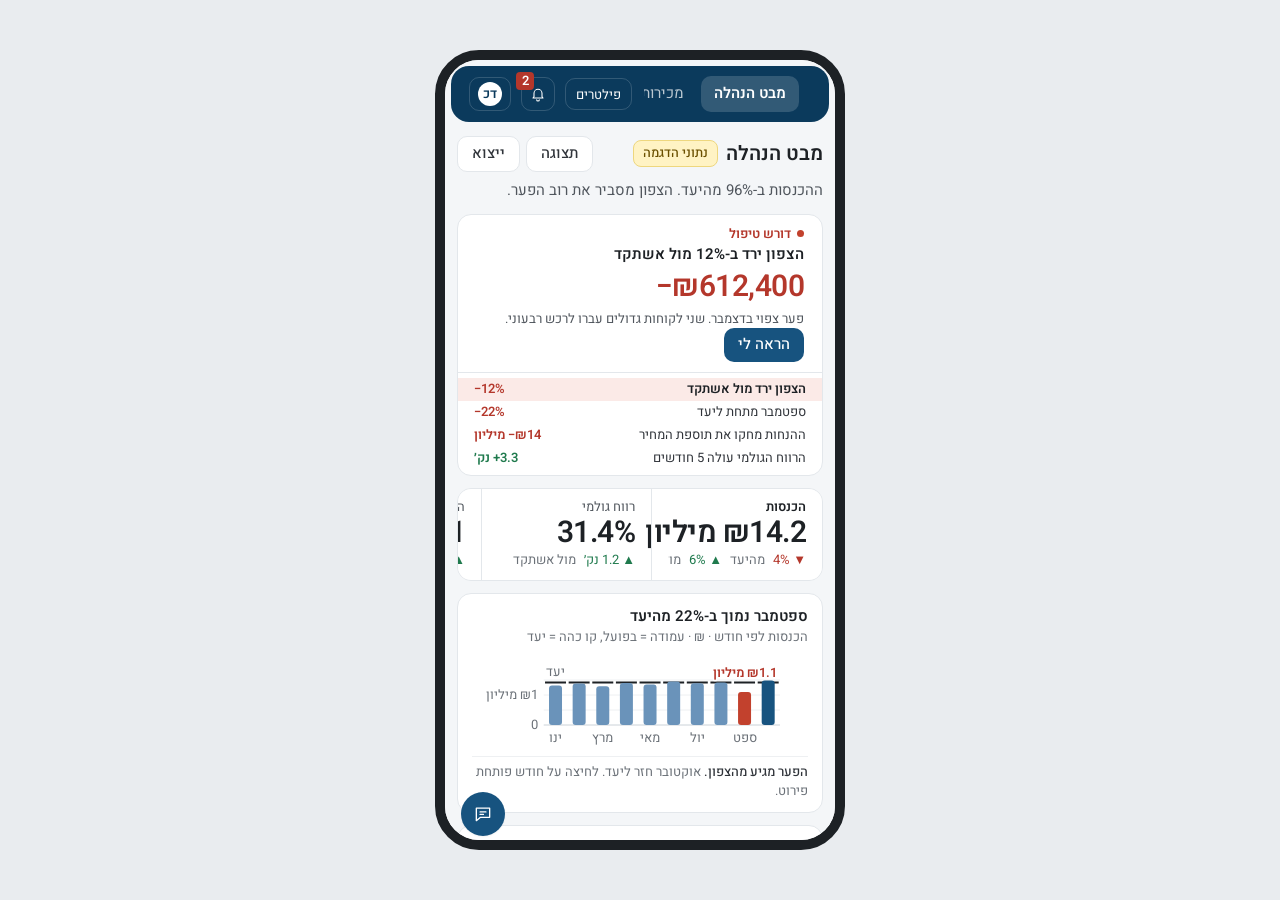
<file: tools/phone-frame.html>
<!doctype html>
<html><head><meta charset="utf-8"><title>phone</title>
<style>html,body{margin:0;background:#E9ECEF;height:100%}body{display:grid;place-items:center}
.ph{width:390px;height:780px;border:10px solid #1D2125;border-radius:44px;overflow:hidden;background:#fff}
iframe{width:390px;height:780px;border:0;display:block}</style></head>
<body><div class="ph"><iframe src="../skills/berger-bi-ui/starter.html"></iframe></div></body></html>
</file>
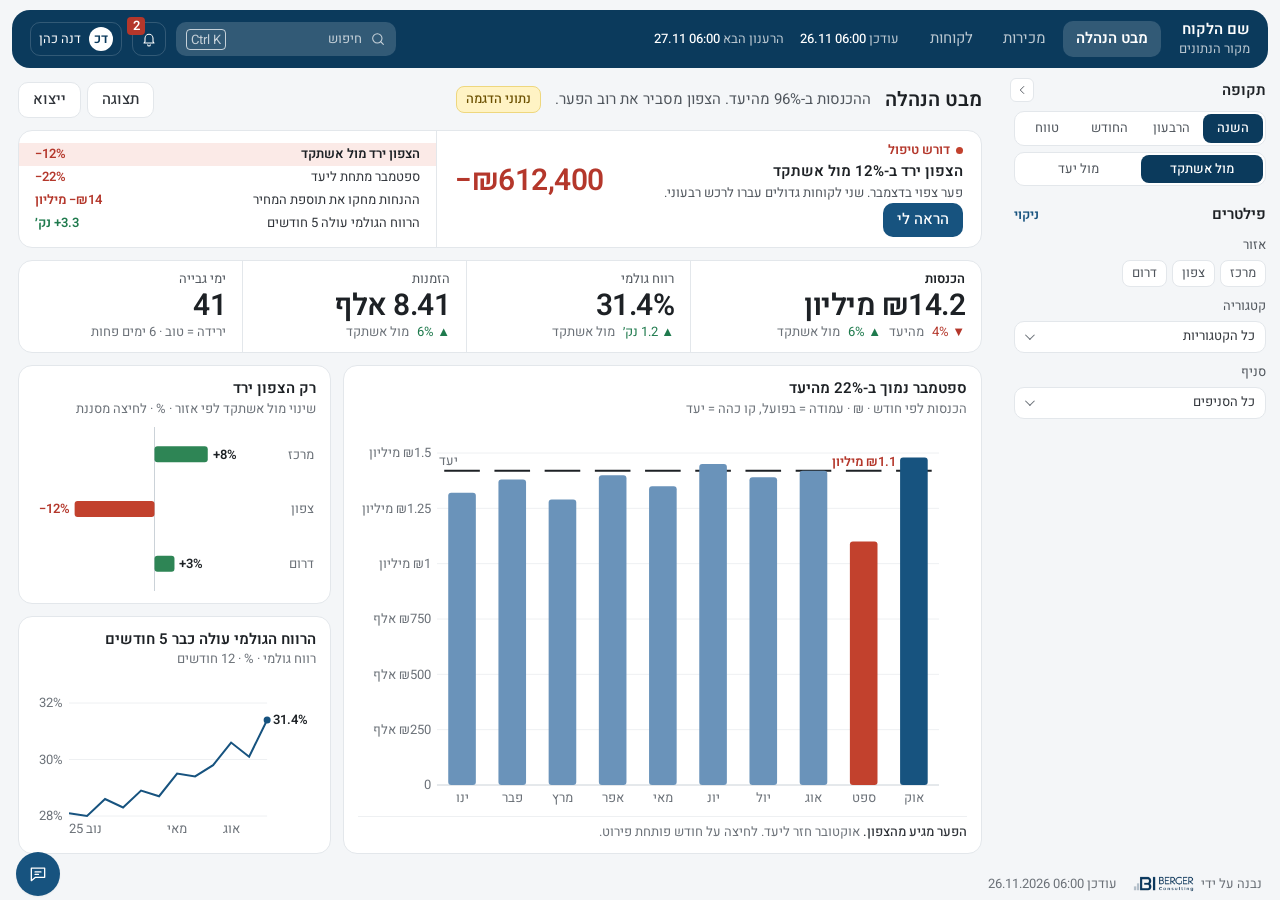
<file: skills/berger-bi-ui/starter.html>
<!doctype html>
<html lang="he" dir="rtl">
<head>
<meta charset="utf-8">
<meta name="viewport" content="width=device-width,initial-scale=1">
<title>שם המוצר</title>
<meta property="og:image" content="https://bergerbi.github.io/berger-bi-ui/docs/img/hero.png">
<link rel="preconnect" href="https://fonts.googleapis.com">
<link href="https://fonts.googleapis.com/css2?family=Heebo:wght@400;500;600&display=swap" rel="stylesheet">
<link rel="stylesheet" href="tokens.css">
<link rel="stylesheet" href="client.css">
<!-- Berger BI starter. Copy this file + tokens.css, client.css, bbi-charts.js, bbi-shell.js, bbi-logo.png.
     Replace the demo data. Keep the structure: one .view per screen (own KPI band + grid). -->
</head>
<body>
<div class="app">

  <header class="hd">
    <div class="client"><!-- <img src="client-logo.png" alt=""> --><span class="nm">שם הלקוח<small>מקור הנתונים</small></span></div>
    <nav class="tabs" aria-label="מסכים">
      <a data-screen="overview" href="#">מבט הנהלה</a><a data-screen="sales" href="#">מכירות</a><a data-screen="customers" href="#">לקוחות</a>
    </nav>
    <div class="hd-meta"><span>עודכן <b class="n">26.11 06:00</b></span><span>הרענון הבא <b class="n">27.11 06:00</b></span></div>
    <div class="hd-end">
      <button class="fbtn" data-act="sheet">פילטרים <span class="cnt" style="position:static" data-count="filters" hidden></span></button>
      <div class="search"><svg class="ico" viewBox="0 0 24 24"><circle cx="11" cy="11" r="7"/><path d="m20 20-3.5-3.5"/></svg>חיפוש<kbd>Ctrl K</kbd></div>
      <button class="bell" data-pop="bellMenu" aria-label="התראות"><svg class="ico" viewBox="0 0 24 24"><path d="M6 16V11a6 6 0 0 1 12 0v5l1.5 2h-15z"/><path d="M10 20.5a2 2 0 0 0 4 0"/></svg><span class="cnt">2</span></button>
      <button class="um" data-pop="userMenu"><span class="av">דכ</span><span class="nm">דנה כהן</span></button>
    </div>
    <div class="menu pop bell-list" id="bellMenu" hidden style="width:320px;inset-inline-end:110px">
      <div class="row new"><span class="acc">חריג</span><span>הצפון ירד ב-12% מול אשתקד</span><span class="mut">08:00</span></div>
      <div class="row"><span class="t2">נתונים</span><span>הרענון הצליח</span><span class="mut">06:00</span></div>
    </div>
    <div class="menu" id="userMenu" hidden>
      <button class="it">הפרופיל שלי</button>
      <div class="grp">ניהול</div>
      <button class="it">ניהול משתמשים</button><button class="it">הרשאות</button><button class="it">לוג פעולות</button><button class="it">הגדרות ויעדים</button><button class="it">מילון מדדים</button>
      <hr><button class="it" data-act="theme">מצב כהה</button><button class="it" data-act="ceo">מצב מנכ"ל</button><button class="it">יציאה</button>
    </div>
  </header>

  <aside class="rp" aria-label="פילטרים">
    <button class="coll" data-act="collapse" aria-label="כיווץ הפאנל"><svg class="ico" viewBox="0 0 24 24" style="width:14px"><path d="m15 6-6 6 6 6"/></svg></button>
    <div class="rail"><button data-act="collapse" aria-label="הרחבת הפאנל"><svg class="ico" viewBox="0 0 24 24"><path d="m9 6 6 6-6 6"/></svg></button><button data-act="collapse" aria-label="פילטרים"><svg class="ico" viewBox="0 0 24 24"><path d="M4 5h16l-6 7.5V19l-4 1.5v-8z"/></svg><span class="cnt" data-count="filters" hidden></span></button></div>
    <div class="rp-sec"><div class="rp-t">תקופה</div>
      <div class="seg" role="group" aria-label="תקופה"><button data-period="ytd" data-default>השנה</button><button data-period="qtd">הרבעון</button><button data-period="mtd">החודש</button><button data-period="custom">טווח</button></div>
      <div class="seg" role="group" aria-label="השוואה"><button data-cmp="ly" data-default>מול אשתקד</button><button data-cmp="target">מול יעד</button></div>
    </div>
    <div class="rp-sec">
      <div class="rp-t">פילטרים<a class="lnk" data-act="clear">ניקוי</a></div>
      <div class="fg"><label>אזור</label><div class="chips"><button class="chip" data-f="region" data-v="center">מרכז</button><button class="chip" data-f="region" data-v="north">צפון</button><button class="chip" data-f="region" data-v="south">דרום</button></div></div>
      <div class="fg"><label>קטגוריה</label><button class="sel">כל הקטגוריות</button></div>
      <div class="fg"><label>סניף</label><button class="sel">כל הסניפים</button></div>
    </div>
  </aside>
  <div class="sheet-bg"></div>

  <main class="mn">
    <div class="ctx">
      <h1 data-t>מבט הנהלה</h1><p data-p>ההכנסות ב-96% מהיעד. הצפון מסביר את רוב הפער.</p><span class="demo">נתוני הדגמה</span>
      <div class="pa"><button class="btn2" data-pop="viewsMenu">תצוגה</button><button class="btn2" data-pop="exportMenu">ייצוא</button></div>
    </div>
    <div class="applied" data-applied hidden></div>
    <div class="pop" id="viewsMenu" hidden style="inset-inline-end:110px;top:96px;width:220px"><button class="it">ברירת מחדל</button><button class="it">+ שמירת התצוגה הנוכחית</button></div>
    <div class="pop" id="exportMenu" hidden style="inset-inline-end:18px;top:96px;width:240px"><button class="it">אקסל<small>הנתונים המסוננים</small></button><button class="it">PDF של המסך</button><button class="it">שליחה קבועה במייל</button></div>

    <div class="view" data-screen-view="overview">
      <section class="hero" aria-label="דורש טיפול">
        <div class="h-main"><span class="h-kind">דורש טיפול</span>
          <h2>הצפון ירד ב-<span class="n">12%</span> מול אשתקד</h2><div class="h-num"><span class="n">−₪612,400</span></div>
          <p>פער צפוי בדצמבר. שני לקוחות גדולים עברו לרכש רבעוני.</p>
          <div><button class="btn1" onclick="BBIShell.set('region',['north'])">הראה לי</button></div></div>
        <ol class="h-list" aria-label="חריגים לפי סדר עדיפות">
          <li class="on"><span>הצפון ירד מול אשתקד</span><b class="dn"><span class="n">−12%</span></b></li>
          <li><span>ספטמבר מתחת ליעד</span><b class="dn"><span class="n">−22%</span></b></li>
          <li><span>ההנחות מחקו את תוספת המחיר</span><b class="dn"><span class="n">−₪14</span> מיליון</b></li>
          <li><span>הרווח הגולמי עולה 5 חודשים</span><b class="up"><span class="n">+3.3</span> נק׳</b></li>
        </ol>
      </section>
      <div class="kband num">
        <div class="kpi lead"><div class="kpi-l">הכנסות</div><div class="kpi-v" data-kpi="rev">₪14.2M</div><div class="kpi-c"><span class="dn">▼ 4%</span><span>מהיעד</span><span class="up">▲ 6%</span><span>מול אשתקד</span></div></div>
        <div class="kpi"><div class="kpi-l">רווח גולמי</div><div class="kpi-v n">31.4%</div><div class="kpi-c"><span class="up">▲ 1.2 נק׳</span><span>מול אשתקד</span></div></div>
        <div class="kpi"><div class="kpi-l">הזמנות</div><div class="kpi-v" data-kpi="orders">8.41K</div><div class="kpi-c"><span class="up">▲ 6%</span><span>מול אשתקד</span></div></div>
        <div class="kpi"><div class="kpi-l">ימי גבייה</div><div class="kpi-v n">41</div><div class="kpi-n">ירידה = טוב · 6 ימים פחות</div></div>
      </div>
      <div class="grid" style="grid-template-rows:minmax(0,1fr) minmax(0,1fr)">
        <div class="card lead"><h3>ספטמבר נמוך ב-22% מהיעד</h3><span class="sub">הכנסות לפי חודש · ₪ · עמודה = בפועל, קו כהה = יעד</span><div class="chart" id="c1"></div>
          <div class="note"><b>הפער מגיע מהצפון.</b> אוקטובר חזר ליעד. לחיצה על חודש פותחת פירוט.</div></div>
        <div class="card"><h3>רק הצפון ירד</h3><span class="sub">שינוי מול אשתקד לפי אזור · % · לחיצה מסננת</span><div class="chart" id="c5"></div></div>
        <div class="card"><h3>הרווח הגולמי עולה כבר 5 חודשים</h3><span class="sub">רווח גולמי · % · 12 חודשים</span><div class="chart" id="c2"></div></div>
      </div>
    </div>

    <div class="view" data-screen-view="sales" hidden>
      <div class="kband num">
        <div class="kpi lead"><div class="kpi-l">מכירות מתחילת השנה</div><div class="kpi-v n">₪14,213,480</div><div class="kpi-c"><span class="up">▲ 6%</span><span>מול אשתקד</span></div></div>
        <div class="kpi"><div class="kpi-l">היום, עד 09:00</div><div class="kpi-v n">₪41,200</div><div class="kpi-n">ייכלל בהשוואה בעדכון הבא</div></div>
        <div class="kpi"><div class="kpi-l">רווח גולמי</div><div class="kpi-v n">31.4%</div><div class="kpi-n">לפי 92% מההכנסות עם עלות</div></div>
      </div>
      <div class="grid">
        <div class="card lead"><h3>ההזמנות מעל היעד 7 חודשים מתוך 10</h3><span class="sub">הזמנות לפי חודש · מול יעד</span>
          <div class="tools"><div class="seg" role="group" aria-label="רזולוציה"><button class="on">חודשי</button><button>שבועי</button></div></div>
          <div class="chart" id="s1"></div></div>
        <div class="card"><h3>שתייה בירידה</h3><span class="sub">שינוי מול אשתקד · %</span><div class="chart" id="s3"></div></div>
        <div class="card"><h3>מאפים מובילים, סלטים צומחים הכי מהר</h3><span class="sub">לפי קטגוריה · מתחילת השנה מול אשתקד</span><div class="dtw"><table class="dt num" id="t1"></table></div>
          <div class="note">"בסיס קטן": אשתקד מתחת ל-₪50K, ולכן השינוי באחוזים לא מוצג.</div></div>
        <div class="card" style="grid-column:span 2"><h3>ההנחות מחקו את רוב תוספת המחיר</h3><span class="sub">מאשתקד להשנה · ₪</span><div class="chart" id="c4"></div></div>
        <div class="card"><h3>Q3 היחיד מתחת לאשתקד</h3><span class="sub">הכנסות לפי רבעון · ₪ · Q4 חלקי</span><div class="chart" id="c6"></div></div>
      </div>
    </div>

    <div class="view" data-screen-view="customers" hidden>
      <div class="kband num">
        <div class="kpi lead"><div class="kpi-l">לקוחות פעילים</div><div class="kpi-v n">1,240</div><div class="kpi-c"><span class="up">▲ 23%</span><span>מתחילת השנה</span></div></div>
        <div class="kpi"><div class="kpi-l">2 הגדולים</div><div class="kpi-v n">45%</div><div class="kpi-n">מההכנסות</div></div>
        <div class="kpi"><div class="kpi-l">בהטמעה</div><div class="kpi-v n">3</div><div class="kpi-n">אחד באיחור</div></div>
      </div>
      <div class="grid" style="grid-template-rows:minmax(0,1fr) minmax(0,1fr)">
        <div class="card lead"><h3>הלקוחות הפעילים עלו ל-1,240</h3><span class="sub">לקוחות פעילים · 10 חודשים + תחזית</span><div class="chart" id="u1"></div></div>
        <div class="card"><h3>2 לקוחות = 45% מההכנסות</h3><span class="sub">הלקוחות הגדולים · ₪ · מתחילת השנה</span><div class="chart" id="c3"></div></div>
        <div class="card"><h3>חיבור הנתונים באיחור 6 ימים</h3><span class="sub">הטמעת לקוחות חדשים</span><div class="chart" id="u3"></div></div>
      </div>
    </div>
  </main>

  <footer class="ft"><span class="by">נבנה על ידי<img src="bbi-logo.png" alt="Berger BI"></span><span>עודכן <span class="n">26.11.2026 06:00</span></span></footer>
</div>

<button class="ask-fab" data-act="ask" aria-label="שאלו את הנתונים"><svg class="ico" viewBox="0 0 24 24" style="width:20px;height:20px"><path d="M4 5h16v11H9l-5 4z"/><path d="M8.5 9.5h7M8.5 12.5h4"/></svg></button>
<div class="ask-panel" hidden aria-label="שאלו את הנתונים">
  <div class="rp-t">שאלו את הנתונים<button class="lnk" data-act="ask" aria-label="סגירה">סגירה</button></div>
  <div class="sugg"><button class="chip">למה הצפון ירד?</button><button class="chip">תחזית לדצמבר</button></div>
  <form onsubmit="event.preventDefault()"><input aria-label="שאלה" placeholder="שאלו את הנתונים…"><button class="btn1">שליחה</button></form>
</div>

<script src="bbi-charts.js"></script>
<script src="bbi-shell.js"></script>
<script>
// Demo data. Replace with real data. Every chart is one call (docs/charts.md).
// draw(state) runs on load and on every filter / period / screen change.
BBI.he = true;   // ₪4.97 מיליון, ₪62 אלף (set false for K / M)
const M = BBI.MON, R = {center:.45, north:.30, south:.25};
const pick = f => { const r = (f.region || []).filter(k => k in R); return r.length ? r : Object.keys(R); };
const share = f => pick(f).reduce((s, k) => s + R[k], 0);
const toggle = k => { const cur = BBIShell.state.f.region || []; BBIShell.set('region', cur.includes(k) ? cur.filter(x => x !== k) : cur.concat(k)); };
const CAT = [['מאפים',5.1e6,.42e6],['לחמים',4.2e6,.16e6],['עוגות',2.6e6,.05e6],['שתייה',1.3e6,-.1e6],['סלטים',1.0e6,.21e6],['אחר',4e4,1e4]];
const CTX = {overview:['מבט הנהלה','ההכנסות ב-96% מהיעד. הצפון מסביר את רוב הפער.'], sales:['מכירות','ההזמנות מעל היעד ב-7 מתוך 10 חודשים.'], customers:['לקוחות','1,240 לקוחות פעילים, עלייה של 23% מתחילת השנה.']};
function draw(st) {
  const k = share(st.f), x = a => a.map(v => v * k), F = BBI.fmt, c = CTX[st.screen] || CTX.overview;
  document.querySelector('[data-t]').textContent = c[0]; document.querySelector('[data-p]').textContent = c[1];
  document.querySelector('[data-kpi=rev]').textContent = F(14.2e6 * k, '₪');
  document.querySelector('[data-kpi=orders]').textContent = F(8410 * k);
  BBI.columns('#c1', {title:'הכנסות לפי חודש מול יעד', labels:M.slice(0,10), unit:'₪', highlight:[8],
    values:x([1.32,1.38,1.29,1.40,1.35,1.45,1.39,1.42,1.10,1.48].map(v=>v*1e6)), target:1.42e6*k});
  BBI.diverging('#c5', {title:'שינוי מול אשתקד לפי אזור', unit:'%', items:[{name:'מרכז',v:8},{name:'צפון',v:-12},{name:'דרום',v:3}],
    onClick:i => toggle(['center','north','south'][i])});
  BBI.waterfall('#c4', {title:'מאשתקד להשנה', unit:'₪', steps:[{name:'אשתקד',v:100e6*k,total:true},{name:'מחיר',v:18e6*k},{name:'כמות',v:9e6*k},{name:'הנחות',v:-14e6*k},{name:'השנה',v:113e6*k,total:true}]});
  BBI.columns('#s1', {title:'הזמנות לפי חודש', labels:M.slice(0,10), values:x([780,820,860,800,870,900,850,880,760,910]), target:820*k});
  BBI.line('#c2', {title:'מגמת רווח גולמי', unit:'%', labels:['נוב 25','דצמ','ינו 26','פבר','מרץ','אפר','מאי','יונ','יול','אוג','ספט','אוק'],
    values:[28.1,28,28.6,28.3,28.9,28.7,29.5,29.4,29.8,30.6,30.1,31.4]});
  BBI.diverging('#s3', {title:'שינוי לפי קטגוריה', unit:'%', items:[{name:'מאפים',v:9},{name:'לחמים',v:4},{name:'עוגות',v:2},{name:'שתייה',v:-7}]});
  document.getElementById('t1').innerHTML = '<thead><tr><th class="s">קטגוריה</th><th class="num sd">מכירות</th><th class="num s">שינוי</th><th class="num s">%</th></tr></thead><tbody>' +
    CAT.map(c => { const p = c[1] - c[2] < 5e4 ? null : c[2] / (c[1] - c[2]) * 100, sg = v => (v > 0 ? '+' : '') + F(v, '₪');
      return `<tr><td><b>${c[0]}</b></td><td class="num">${F(c[1] * k, '₪')}</td><td class="num ${c[2] < 0 ? 'dn' : 'up'}">${sg(c[2] * k).replace('+⁦', '⁦+')}</td><td class="num">${p == null ? '<span class="mut">בסיס קטן</span>' : F(p, '%')}</td></tr>`; }).join('') + '</tbody>';
  BBI.compare('#c6', {title:'רבעונים מול אשתקד', unit:'₪', labels:['Q1','Q2','Q3','Q4'], partialLast:true,
    cur:x([3.4,3.6,2.8,1.4].map(v=>v*1e6)), prev:x([3.0,3.3,3.1,3.5].map(v=>v*1e6))});
  BBI.line('#u1', {title:'לקוחות פעילים', labels:M.slice(0,10), values:x([1010,1030,1050,1080,1100,1120,1150,1180,1210,1240]),
    forecast:{labels:['נוב','דצמ'], values:x([1260,1280]), lo:x([1230,1235]), hi:x([1290,1320])}});
  BBI.ranking('#c3', {title:'הלקוחות הגדולים', unit:'₪', items:[{name:'לקוח א',v:1.82e6*k},{name:'לקוח ב',v:1.43e6*k},{name:'לקוח ג',v:1.16e6*k},{name:'לקוח ד',v:9.8e5*k}]});
  BBI.gantt('#u3', {title:'הטמעת לקוחות חדשים', from:'2026-10-01', to:'2026-12-31', today:'2026-11-26', tasks:[
    {name:'חתימה', start:'2026-10-01', end:'2026-10-20', state:'done'}, {name:'חיבור נתונים', start:'2026-10-15', end:'2026-12-02', state:'late', label:'באיחור 6 ימים'},
    {name:'הדרכה', start:'2026-11-20', end:'2026-12-15', state:'active'}, {name:'עלייה לאוויר', start:'2026-12-20', state:'milestone', label:'20.12'}]});
}
document.addEventListener('bbi:state', e => draw(e.detail));
</script>
</body>
</html>
</file>
<file: skills/berger-bi-ui/tokens.css>
/* ============================================================================
   Berger BI UI · tokens + base components
   Copy as is. Per client, change ONLY the CLIENT block (output of logo_palette.py).
   Fonts: Heebo (UI, numbers) + Assistant (body). Offline demos embed both as
   woff2 (base64 @font-face); otherwise load them from Google Fonts.
   ============================================================================ */

:root{
  /* ---- CLIENT ramp: Berger defaults. Per client, override in client.css (never edit here) ---- */
  --ramp-9:#0B3A5C; --ramp-7:#17537F; --ramp-5:#3F78A6; --ramp-3:#6A93BA;
  --ramp-2:#CFE0EE; --ramp-1:#E6EFF7; --ramp-0:#F2F7FB;

  /* roles built from the ramp (do not edit per client) */
  --data:var(--ramp-7);      /* main series, selected state */
  --data-l:var(--ramp-3);    /* "the rest", secondary series */
  --data-xl:var(--ramp-1);   /* forecast band, selected background */
  --brand:var(--ramp-7);     /* active tab, main button, links; >= 4.5:1 with white */
  --strong:var(--ramp-9);    /* start/end bars, avatar */
  --cmp:#7E8995;             /* last year / comparison only (target is a dark tick) */
  --on-brand:#FFFFFF; --on-strong:#FFFFFF;

  /* ---- FIXED: never changes, whatever the logo ---- */
  --bad-mark:#C2412D; --good-mark:#2E8555;                        /* bars/marks: bad (below target, drop) and good (variance) */
  --bad-xl:#FBEAE7;                                               /* exception row background */
  --good:#1F7A4D; --bad:#B4372B;                                  /* change arrows only */
  --ink:#1D2125; --text:#30343A; --text-2:#50565D; --text-3:#6B7178;  /* text-3 >= 4.5:1 on white */
  --ghost:#CBD2D8; --line:#E3E7EB; --grid:#EEF0F2;
  --bg:#F4F6F8; --surface:#FFFFFF; --hover:#F1F6FA;
  --demo-bg:#FFF3C4; --demo-ink:#6B5000; --demo-line:#EED77E;
  --hd-bg:var(--ramp-9); --on-hd:#FFFFFF; --on-hd-2:rgba(255,255,255,.72); --hd-hi:rgba(255,255,255,.16);   /* detached top bar */
  --pop-bg:#1D2125; --pop-text:#E8ECF0; --pop-good:#7ED6A5; --pop-bad:#FF9B8F;   /* tooltip, toast (dark box) */

  /* ---- TYPE: 3 text sizes + one number size. Nothing else. (v1.4: one step up, after Moris) ---- */
  --fs-s:13px; --fs-m:15px; --fs-l:20px; --fs-kpi:30px;
  --f-ui:"Heebo","Segoe UI",Arial,sans-serif;
  --f-body:var(--f-ui);   /* one font: Heebo has tabular digits by default; Assistant has none (measured) */

  /* ---- SHAPE / DEPTH / MOTION ---- */
  --r-card:14px; --r-ctl:10px; --r-chip:8px; --r-bar:3px; --r-hd:18px;
  --pad:18px; --gap:14px;
  --hd-h:68px; --ft-h:32px; --panel-w:280px; --rail-w:44px; --side-w:220px;
  --sh-pop:0 1px 2px rgba(0,0,0,.05);     /* the only shadow: open menus/popovers */
  --z-menu:20; --z-drawer:25; --z-sheet:30; --z-tip:35; --z-toast:40; --z-modal:50;
  --ease:cubic-bezier(.2,.7,.3,1); --t:.2s;
}
/* CEO mode: put .ceo on <html>. Sizes are redeclared here so they really change. */
.ceo{--fs-s:16px; --fs-m:18px; --fs-l:26px; --fs-kpi:38px; --panel-w:330px; --hd-h:74px}
@media (min-width:1700px){:root:not(.ceo){--fs-s:13.5px; --fs-m:15.5px; --fs-l:21px; --fs-kpi:32px; --panel-w:300px; --pad:20px; --gap:16px}}
@media (max-height:860px){:root:not(.ceo){--hd-h:62px; --gap:12px}}
@media (prefers-reduced-motion:reduce){*{transition:none!important;animation:none!important}}

/* dark mode: products only. <html data-theme="dark">, toggled from the user menu */
[data-theme="dark"]{
  color-scheme:dark;
  --surface:#151A20; --bg:#0F1318; --line:#2A323B; --grid:#232A32; --hover:#1B222A;
  --ink:#E8ECF0; --text:#C9D0D7; --text-2:#A4ADB6; --text-3:#8D97A1; --ghost:#3A434D; --cmp:#7A8693;
  --data:var(--ramp-3); --data-l:var(--ramp-5); --data-xl:color-mix(in srgb,var(--ramp-7) 30%,#0F1318); --brand:var(--ramp-3); --strong:var(--ramp-2);
  --good:#5BBE8A; --bad:#E57A6E; --good-mark:#4FAE7C; --bad-mark:#E0675A; --bad-xl:#3A1F1C;
  --on-brand:#0F1318; --on-strong:#0F1318;
  --demo-bg:#3A3210; --demo-ink:#F3DD8A; --demo-line:#5E5220;
  --hd-bg:color-mix(in srgb,var(--ramp-9) 55%,#0F1318); --on-hd:#E8ECF0; --on-hd-2:rgba(232,236,240,.7); --hd-hi:rgba(232,236,240,.14);
  --pop-bg:#E8ECF0; --pop-text:#1D2125; --pop-good:#1F7A4D; --pop-bad:#B4372B;
}

/* ---------- base ---------- */
*{box-sizing:border-box}
[hidden]{display:none!important}
html,body{margin:0;height:100%}
body{font-family:var(--f-body);font-size:var(--fs-m);line-height:1.45;color:var(--text);background:var(--bg);-webkit-font-smoothing:antialiased;overflow:hidden}
button,input,select,textarea{font:inherit;color:inherit}
.num{font-variant-numeric:tabular-nums lining-nums}
.n{direction:ltr;unicode-bidi:isolate;display:inline-block}          /* every number, currency, % */
.ico{width:16px;height:16px;stroke:currentColor;fill:none;stroke-width:1.6;stroke-linecap:round;stroke-linejoin:round;flex:none}
:focus-visible{outline:2px solid var(--brand);outline-offset:2px}
.up{color:var(--good)} .dn{color:var(--bad)} .acc{color:var(--bad)} .t2{color:var(--text-2)} .mut{color:var(--text-3)}

/* ---------- shell: header / [nav?] [panel] [main] / footer, no page scroll ---------- */
.app{height:100vh;display:grid;grid-template-columns:var(--panel-w) 1fr;grid-template-rows:var(--hd-h) 1fr var(--ft-h);grid-template-areas:"hd hd" "rp mn" "ft ft";transition:grid-template-columns var(--t) var(--ease)}
.app.col{grid-template-columns:var(--rail-w) 1fr}
/* more than 7 screens: screens move to a right sidebar (.sn), first column = right in RTL */
.app.nav-side{grid-template-columns:var(--side-w) var(--panel-w) 1fr;grid-template-areas:"hd hd hd" "sn rp mn" "ft ft ft"}
.app.nav-side.col{grid-template-columns:var(--side-w) var(--rail-w) 1fr}
/* top bar: detached, rounded, dark (client ramp-9). Tabs are pills. */
.hd{grid-area:hd;position:relative;display:flex;align-items:center;gap:18px;margin:10px 12px 0;padding:0 var(--pad);background:var(--hd-bg);color:var(--on-hd);border-radius:var(--r-hd)}
.sn{grid-area:sn;background:var(--surface);border-inline-end:1px solid var(--line);padding:10px 8px;overflow:auto}
.sn .grp{font:500 var(--fs-s) var(--f-ui);color:var(--text-3);padding:10px 10px 4px}
.sn a{display:block;padding:7px 10px;border-radius:var(--r-ctl);font-family:var(--f-ui);color:var(--text-2);text-decoration:none;cursor:pointer}
.sn a.on{background:var(--data-xl);color:var(--ink);font-weight:600}
.hd .client{display:flex;align-items:center;gap:10px;font-family:var(--f-ui);font-weight:600;color:var(--on-hd)}
.hd .client small{display:block;font-weight:400;font-size:var(--fs-s);color:var(--on-hd-2)}
.hd .client img{height:28px}
.tabs{display:flex;gap:4px}
.tabs a{display:flex;align-items:center;padding:7px 13px;border-radius:var(--r-ctl);font-family:var(--f-ui);font-size:var(--fs-m);color:var(--on-hd-2);text-decoration:none;cursor:pointer;white-space:nowrap}
.tabs a.on{color:var(--on-hd);font-weight:600;background:var(--hd-hi)}
.hd-meta{display:flex;gap:16px;font-size:var(--fs-s);color:var(--on-hd-2);white-space:nowrap} .hd-meta b{font-weight:500;color:var(--on-hd)}
.hd-end{margin-inline-start:auto;display:flex;align-items:center;gap:10px}
.search{display:flex;align-items:center;gap:8px;width:220px;height:34px;padding:0 10px;background:var(--hd-hi);border-radius:var(--r-ctl);color:var(--on-hd-2);font-size:var(--fs-s)}
.search kbd{margin-inline-start:auto;font:var(--fs-s) var(--f-ui);border:1px solid var(--on-hd-2);border-radius:4px;padding:0 4px}
.bell{position:relative;width:34px;height:34px;display:grid;place-items:center;background:transparent;border:1px solid var(--hd-hi);border-radius:var(--r-ctl);color:var(--on-hd);cursor:pointer}
.cnt{position:absolute;top:-6px;inset-inline-end:-6px;min-width:18px;height:18px;padding:0 4px;border-radius:4px;background:var(--bad);color:var(--surface);font:600 var(--fs-s)/18px var(--f-ui);text-align:center}
.um{display:flex;align-items:center;gap:8px;padding:4px 8px;background:transparent;border:1px solid var(--hd-hi);border-radius:var(--r-ctl);font-family:var(--f-ui);font-size:var(--fs-s);color:var(--on-hd);cursor:pointer}
.hd .av{background:var(--on-hd);color:var(--hd-bg)}
.av{width:24px;height:24px;border-radius:50%;background:var(--strong);color:var(--on-strong);display:grid;place-items:center;font-size:var(--fs-s);font-weight:600}
.menu{position:absolute;inset-inline-end:var(--pad);top:calc(100% - 2px);z-index:var(--z-menu);width:228px;background:var(--surface);border:1px solid var(--line);border-radius:var(--r-card);box-shadow:var(--sh-pop);padding:6px;font-family:var(--f-ui)}
.menu .grp{font-size:var(--fs-s);color:var(--text-3);padding:8px 10px 2px}
.menu a{display:flex;align-items:center;gap:9px;padding:6px 10px;border-radius:6px;color:var(--text);text-decoration:none;cursor:pointer}
.menu a:hover{background:var(--hover)}
.menu hr{border:0;border-top:1px solid var(--line);margin:4px 0}

/* right panel: period -> filters -> insights (only the insights list may scroll) */
.rp{grid-area:rp;position:relative;background:transparent;display:flex;flex-direction:column;overflow:hidden}
.rp-sec{padding:12px 14px 6px}
.rp-sec.grow{flex:1;overflow:auto;border-bottom:0}
.rp-t{display:flex;justify-content:space-between;align-items:center;font-family:var(--f-ui);font-size:var(--fs-m);font-weight:600;color:var(--ink);margin-bottom:9px}
.coll{position:absolute;top:10px;inset-inline-end:10px;width:24px;height:24px;border:1px solid var(--line);border-radius:6px;background:var(--surface);display:grid;place-items:center;color:var(--text-2);cursor:pointer;padding:0}
.rail{display:none;flex-direction:column;align-items:center;gap:10px;padding:10px 0}
.rail button{all:unset;cursor:pointer;position:relative;width:30px;height:30px;display:grid;place-items:center;border-radius:6px;color:var(--text-2)}
.app.col .rp-sec,.app.col .coll{display:none}
.app.col .rail{display:flex}
.per{display:flex;align-items:center;gap:9px;width:100%;padding:8px 10px;border:1px solid var(--line);background:var(--bg);border-radius:var(--r-ctl);font-family:var(--f-ui);color:var(--ink);cursor:pointer}
.per small{display:block;font-size:var(--fs-s);color:var(--text-3)}
.fg{margin-top:10px} .fg label{display:block;font-size:var(--fs-s);color:var(--text-2);margin-bottom:5px}
.chips{display:flex;flex-wrap:wrap;gap:5px}
.chip{padding:3px 9px;border:1px solid var(--line);border-radius:var(--r-chip);font-size:var(--fs-s);color:var(--text-2);background:var(--surface);cursor:pointer}
.chip.on{border-color:var(--strong);color:var(--on-strong);background:var(--strong)}
/* segmented choice: period, compare-to, granularity, series. One is always on. */
.seg{display:flex;background:var(--surface);border:1px solid var(--line);border-radius:var(--r-ctl);padding:2px;gap:2px}
.seg button{flex:1;border:0;background:none;padding:5px 8px;border-radius:8px;font-size:var(--fs-s);color:var(--text-2);cursor:pointer;white-space:nowrap}
.seg button.on{background:var(--strong);color:var(--on-strong);font-weight:500}
.seg+.seg{margin-top:6px}

/* inputs: one look, four states */
button.sel{width:100%;cursor:pointer;font-size:var(--fs-s)}
button.sel::after{content:"";width:6px;height:6px;border:solid var(--text-3);border-width:0 1.5px 1.5px 0;transform:rotate(45deg) translateY(-2px)}
.inp,.sel{display:flex;align-items:center;justify-content:space-between;gap:8px;min-height:32px;padding:5px 10px;border:1px solid var(--line);border-radius:var(--r-ctl);background:var(--surface);font-size:var(--fs-m);color:var(--text)}
.inp:focus-within,.sel:focus-within{border-color:var(--brand);outline:2px solid var(--data-xl)}
.inp.err,.sel.err{border-color:var(--bad)}
.err-msg{font-size:var(--fs-s);color:var(--bad);margin-top:4px}
.inp[aria-disabled="true"],.sel[aria-disabled="true"],button:disabled{opacity:.5;cursor:not-allowed}

/* main */
.mn{grid-area:mn;display:flex;flex-direction:column;gap:12px;padding:14px var(--pad);overflow:hidden;min-width:0}
.ctx{display:flex;align-items:center;gap:14px}
.ctx h1{margin:0;font-family:var(--f-ui);font-size:var(--fs-l);font-weight:600;color:var(--ink)}
.ctx p{margin:0;color:var(--text-2);min-width:0;white-space:nowrap;overflow:hidden;text-overflow:ellipsis}
.ctx h1,.ctx .demo{white-space:nowrap;flex:none}
.ctx .pa{margin-inline-start:auto;display:flex;gap:6px}          /* page actions: views, export */
/* applied filters under the title: what the numbers are filtered by, one click to clear */
.applied{display:flex;flex-wrap:wrap;gap:6px;align-items:center;font-size:var(--fs-s);color:var(--text-2);margin-top:-4px}
.applied .chip{display:inline-flex;gap:6px;align-items:center}
.applied .chip::after{content:"✕";color:var(--text-3)}
/* period picker */
.per-pop{width:260px;padding:8px}
.per-pop .grid2{display:grid;grid-template-columns:1fr 1fr;gap:4px}
.per-pop .it.on{background:var(--data-xl);color:var(--ink);font-weight:600}
.per-pop label{display:block;font-size:var(--fs-s);color:var(--text-3);margin:8px 4px 4px}
.demo{padding:3px 9px;background:var(--demo-bg);color:var(--demo-ink);border:1px solid var(--demo-line);border-radius:var(--r-chip);font-family:var(--f-ui);font-size:var(--fs-s);font-weight:500}
.stale{display:flex;gap:10px;align-items:center;padding:6px 12px;border:1px solid var(--text-3);background:var(--surface);border-radius:var(--r-ctl);font-size:var(--fs-s);color:var(--ink)}

/* KPI band: one bordered strip, hairline dividers, no decoration. Lead = first + wider. */
.kband{display:flex;background:var(--surface);border:1px solid var(--line);border-radius:var(--r-card);overflow:hidden;flex:none}
.kpi{flex:1 1 0;padding:9px 16px 10px;border-inline-start:1px solid var(--line);min-width:0}
.kpi:first-child{border-inline-start:0}
.kpi.lead{flex:1.35 1 0}
.kpi-l{font-family:var(--f-ui);font-size:var(--fs-s);color:var(--text-2)}
.kpi.lead .kpi-l{color:var(--ink);font-weight:600}
.kpi-v{font-family:var(--f-ui);font-size:var(--fs-kpi);font-weight:600;color:var(--ink);letter-spacing:-.5px;line-height:1.15;font-variant-numeric:tabular-nums lining-nums}
.kpi-c{font-size:var(--fs-s);color:var(--text-3);display:flex;gap:8px;align-items:center;white-space:nowrap;overflow:hidden;text-overflow:ellipsis}
.kpi-n{font-size:var(--fs-s);color:var(--text-3);white-space:nowrap;overflow:hidden;text-overflow:ellipsis}   /* a definition instead of a change line */
.tbar{height:4px;background:var(--grid);border-radius:2px;margin-top:6px;overflow:hidden}
.tbar i{display:block;height:100%;background:var(--data);border-radius:2px}

/* a screen with its own KPI band: <div class="view" data-screen-view="x"> kband + grid </div> */
.view{flex:1;display:flex;flex-direction:column;gap:12px;min-height:0}
/* visual grid: 6 visuals, the lead takes 2x2 cells */
.grid{flex:1;display:grid;grid-template-columns:repeat(3,minmax(0,1fr));grid-template-rows:minmax(0,1fr) minmax(0,1fr) minmax(0,1.1fr);gap:12px;min-height:0}
.grid>.lead{grid-column:span 2;grid-row:span 2}
.ceo .grid{grid-template-rows:minmax(0,1fr) minmax(0,1fr) minmax(0,1.4fr)}
.card{background:var(--surface);border:1px solid var(--line);border-radius:var(--r-card);padding:12px 14px;display:flex;flex-direction:column;min-height:0;position:relative;overflow:hidden}
.card h3{margin:0;font-family:var(--f-ui);font-size:var(--fs-m);font-weight:600;color:var(--ink)}
.card .sub{font-size:var(--fs-s);color:var(--text-3)}
.card .one{margin-top:6px;padding-top:7px;border-top:1px solid var(--grid);font-size:var(--fs-s);color:var(--text)}
.card .one b{color:var(--ink);font-weight:600}
/* how it was counted: one muted line at the card bottom (open month, small base, holidays, what is excluded) */
.card .note{margin-top:6px;padding-top:6px;border-top:1px solid var(--grid);font-size:var(--fs-s);color:var(--text-3);line-height:1.4}
.card .note b{color:var(--text);font-weight:500}
.card .tools{position:absolute;top:10px;inset-inline-end:14px;display:flex;gap:6px}
.card .tools .seg button{padding:3px 9px}
.card .chips{margin-top:6px}
.more{margin-top:6px;font-size:var(--fs-s);color:var(--brand);cursor:pointer}
/* charts: draw with bbi-charts.js into <div class="chart">. Text stays --fs-s at any size. */
.chart{flex:1;min-height:0;margin-top:8px;position:relative;font-size:var(--fs-s)}
.bbi-chart .tx{font-family:var(--f-ui);fill:var(--text-3)}
.bbi-chart .tv{font-family:var(--f-ui);font-weight:600;fill:var(--ink);paint-order:stroke;stroke:var(--surface);stroke-width:3px;stroke-linejoin:round}
.bbi-chart .gl{stroke:var(--grid)} .bbi-chart .ax{stroke:var(--ghost)}
.bbi-chart [data-i]{transition:opacity .15s}
.tip b{display:block;font-family:var(--f-ui);margin-bottom:4px}

/* "needs attention" strip (overview, above the KPI band): the top exception + a ranked list with amounts */
.hero{display:grid;grid-template-columns:minmax(0,1.3fr) minmax(0,1fr);background:var(--surface);border:1px solid var(--line);border-radius:var(--r-card);flex:none;overflow:hidden}
.h-main{padding:10px 18px;display:grid;grid-template-columns:minmax(0,1fr) auto;column-gap:18px;align-items:center}
.h-kind{grid-column:1/-1;font-size:var(--fs-s);font-weight:600;color:var(--bad);display:flex;align-items:center;gap:6px}
.h-kind::before{content:"";width:7px;height:7px;border-radius:50%;background:var(--bad-mark)}
.hero h2{margin:1px 0 0;font-size:var(--fs-m);font-weight:600;color:var(--ink);white-space:nowrap;overflow:hidden;text-overflow:ellipsis}
.h-num{grid-row:2/4;grid-column:2;font-size:var(--fs-kpi);font-weight:600;color:var(--bad);letter-spacing:-.5px}
.h-num.up{color:var(--good)}
.hero p{margin:0;color:var(--text-2);font-size:var(--fs-s);white-space:nowrap;overflow:hidden;text-overflow:ellipsis}
.h-list{list-style:none;margin:0;padding:5px 0;border-inline-start:1px solid var(--line);display:flex;flex-direction:column;justify-content:center}
.h-list li{display:flex;justify-content:space-between;gap:10px;padding:2px 16px;font-size:var(--fs-s);color:var(--text);cursor:pointer}
.h-list li span{white-space:nowrap;overflow:hidden;text-overflow:ellipsis}
.h-list li.on{background:var(--bad-xl);color:var(--ink);font-weight:600}
.h-list b{font-weight:600;flex:none;white-space:nowrap}
.h-list .n,.kpi-v .n,.hero .n{display:inline}   /* inline-block numbers would let the unit word wrap away */
/* insights: the kind is a word, not a colored stripe */
.ins{padding:10px 12px;border:1px solid var(--line);border-radius:var(--r-ctl);margin-bottom:8px;background:var(--surface)}
.ins .kind{display:block;font-family:var(--f-ui);font-size:var(--fs-s);font-weight:600;margin-bottom:3px;color:var(--text-2)}
.ins.hi .kind{color:var(--bad)}
.ins h4{margin:0 0 6px;font-family:var(--f-ui);font-size:var(--fs-m);font-weight:600;color:var(--ink);line-height:1.35}
.ins dl{margin:0;display:grid;grid-template-columns:48px 1fr;gap:2px 6px;font-size:var(--fs-s)}
.ins dt{color:var(--text-3)} .ins dd{margin:0}
.ins .show{display:inline-block;margin-top:6px;font-size:var(--fs-s);color:var(--brand);cursor:pointer}

/* footer: Berger BI + data freshness */
.ft{grid-area:ft;display:flex;align-items:center;gap:16px;padding-block:0;padding-inline:var(--pad) 76px;background:transparent;font-size:var(--fs-s);color:var(--text-3)}
.ft .by{display:flex;align-items:center;gap:7px} .ft .by img{height:16px}
/* ask the data: floating round button bottom-left, opens .ask-panel */
.ask-fab{position:fixed;bottom:max(4px,calc((var(--ft-h) - 44px) / 2));inset-inline-end:16px;z-index:var(--z-drawer);width:44px;height:44px;border-radius:50%;border:0;background:var(--brand);color:var(--on-brand);display:grid;place-items:center;cursor:pointer;box-shadow:var(--sh-pop)}
.ask-fab:hover{background:var(--strong)}
.ask-panel{position:fixed;bottom:calc(var(--ft-h) + 78px);inset-inline-end:var(--pad);width:400px;max-height:70vh;overflow:auto;z-index:var(--z-drawer);background:var(--bg);border:1px solid var(--line);border-radius:var(--r-card);box-shadow:var(--sh-pop);padding:12px}

/* buttons, menus, tables */
.btn1,.btn2{all:unset;cursor:pointer;display:inline-flex;align-items:center;justify-content:center;gap:6px;font-family:var(--f-ui);font-size:var(--fs-m);font-weight:500;padding:6px 14px;border-radius:var(--r-ctl);box-sizing:border-box}
.btn1{background:var(--brand);color:var(--on-brand)}
.btn1:focus-visible,.btn2:focus-visible,.rail button:focus-visible,.ask-fab:focus-visible,.chip:focus-visible{outline:2px solid var(--brand);outline-offset:2px}
.btn2{border:1px solid var(--line);color:var(--text);background:var(--surface)}
.lnk{color:var(--brand);font-family:var(--f-ui);font-size:var(--fs-s);cursor:pointer}
.pop{position:absolute;z-index:var(--z-menu);background:var(--surface);border:1px solid var(--line);border-radius:var(--r-card);box-shadow:var(--sh-pop);padding:6px}
/* work tables: wrap in .dtw so only the table scrolls; sticky head; th.s = sortable, th.sd = sorted (desc) */
.dtw{flex:1;min-height:0;overflow:auto;margin-top:6px}
.dt{width:100%;border-collapse:collapse;font-size:var(--fs-s)}
.dt th{position:sticky;top:0;background:var(--surface);font-family:var(--f-ui);font-weight:500;font-size:var(--fs-s);color:var(--text-3);text-align:start;padding:5px 8px;border-bottom:1px solid var(--line);white-space:nowrap;cursor:pointer}
.dt th.s::after{content:" ↕";color:var(--ghost)} .dt th.sd::after{content:" ▼"}
.dt td{padding:5px 8px;border-bottom:1px solid var(--grid);white-space:nowrap}
.dt td:first-child{max-width:0;width:100%;overflow:hidden;text-overflow:ellipsis}
.dt td b{font-weight:600;color:var(--ink)} .dt td small{display:block;font-size:var(--fs-s);color:var(--text-3)}
.dt .st{font-weight:600;color:var(--bad)}   /* status = a colored word, not a pill */
.dt td.num,.dt th.num{text-align:end}
.dt tbody tr:hover{background:var(--hover)}
.dt tr.hl{background:var(--bad-xl)}
.ib{display:inline-block;width:70px;height:6px;background:var(--grid);border-radius:3px;margin-inline-end:8px;vertical-align:middle;overflow:hidden}
.ib i{display:block;height:100%;background:var(--data-l);border-radius:3px;margin-inline-start:auto}
.pg{margin-top:auto;display:flex;justify-content:space-between;font-size:var(--fs-s);color:var(--text-3);padding-top:8px}
.crumb{font-family:var(--f-ui);font-size:var(--fs-s);color:var(--text-3)} .crumb a{color:var(--brand)}
.tip{position:fixed;z-index:var(--z-tip);pointer-events:none;background:var(--pop-bg);color:var(--pop-text);border-radius:var(--r-ctl);padding:8px 10px;font-size:var(--fs-s);min-width:150px}
.toast{position:fixed;bottom:calc(var(--ft-h) + 12px);left:50%;transform:translateX(-50%);display:flex;gap:18px;align-items:center;background:var(--pop-bg);color:var(--pop-text);border-radius:var(--r-ctl);padding:9px 14px;font-size:var(--fs-m);z-index:var(--z-toast)}
.toast a{color:var(--ramp-3);cursor:pointer}
/* "show me" drawer opens on the LEFT (inline-end in RTL), never over the filter panel */
.drawer{position:fixed;top:var(--hd-h);bottom:var(--ft-h);inset-inline-end:0;width:420px;background:var(--surface);border-inline-start:1px solid var(--line);z-index:var(--z-drawer);padding:var(--pad);overflow:auto}
.sk i{display:block;height:10px;margin:9px 0;border-radius:4px;background:linear-gradient(90deg,var(--grid),var(--bg),var(--grid));background-size:200% 100%;animation:bbi-sh 1.4s infinite linear}  /* the only gradient: loading */
@keyframes bbi-sh{to{background-position:-200% 0}}
.empty{flex:1;display:flex;flex-direction:column;align-items:center;justify-content:center;gap:6px;text-align:center;color:var(--text-2)}

/* menus, ask panel, modal, tour, filter button */
.pop .it,.menu .it{display:flex;align-items:center;gap:9px;width:100%;padding:6px 10px;border-radius:6px;border:0;background:none;text-align:start;color:var(--text);font:var(--fs-m) var(--f-ui);cursor:pointer}
.pop .it:hover,.menu .it:hover{background:var(--hover)}
.pop .it small{display:block;color:var(--text-3);font-size:var(--fs-s)}
.bell-list .row{display:grid;grid-template-columns:56px 1fr auto;gap:8px;padding:8px 10px;border-bottom:1px solid var(--grid);font-size:var(--fs-s)}
.bell-list .row.new{background:var(--data-xl)}
.ask-panel .sugg{display:flex;flex-wrap:wrap;gap:6px;margin-bottom:10px}
.ask-panel .q{width:fit-content;max-width:85%;margin-inline-start:auto;background:var(--data-xl);color:var(--ink);padding:7px 11px;border-radius:10px;margin-bottom:8px}
.ask-panel .a{background:var(--surface);border:1px solid var(--line);border-radius:10px;padding:11px 13px;margin-bottom:8px}
.ask-panel .a b{color:var(--ink);font-family:var(--f-ui)}
.ask-panel .src{font-size:var(--fs-s);color:var(--text-3);margin-top:4px}
.ask-panel form{display:flex;gap:6px} .ask-panel input{flex:1;min-height:32px;padding:5px 10px;border:1px solid var(--line);border-radius:var(--r-ctl);background:var(--surface)}
.modal-bg{position:fixed;inset:0;background:rgba(15,19,24,.35);z-index:var(--z-modal);display:grid;place-items:center}
.modal{width:min(560px,calc(100vw - 32px));max-height:80vh;overflow:auto;background:var(--surface);border-radius:var(--r-card);padding:18px;box-shadow:var(--sh-pop)}
.tour{position:fixed;z-index:var(--z-modal);width:280px;background:var(--surface);border:1px solid var(--line);border-radius:var(--r-card);padding:12px 14px;box-shadow:var(--sh-pop)}
.tour-hole{position:fixed;z-index:calc(var(--z-modal) - 1);border:2px solid var(--brand);border-radius:var(--r-ctl);box-shadow:0 0 0 9999px rgba(15,19,24,.35);pointer-events:none}
.fbtn{align-items:center;gap:6px;height:32px;padding:0 10px;border:1px solid var(--line);border-radius:var(--r-ctl);background:var(--surface);color:var(--text);font:var(--fs-s) var(--f-ui);cursor:pointer}
.toast button{all:unset;cursor:pointer;color:var(--ramp-2);font-weight:600}
.toast button:focus-visible{outline:2px solid var(--pop-text);outline-offset:2px}
.tip .up{color:var(--pop-good)} .tip .dn,.tip .acc{color:var(--pop-bad)}
[data-theme="dark"] .ft .by img{filter:brightness(0) invert(.85)}
.hd .fbtn{background:transparent;border-color:var(--hd-hi);color:var(--on-hd)}   /* Berger BI logo stays visible in dark mode */

/* tablet 760-1199: panel becomes a bottom sheet opened by .fbtn; 2 chart columns */
.fbtn,.sheet-bg{display:none}
@media (max-width:1199px){
  .hd-meta{display:none}
  .app,.app.nav-side{grid-template-columns:minmax(0,1fr);grid-template-areas:"hd" "mn" "ft"}
  .hd{gap:12px} .tabs{flex:1;min-width:0;overflow-x:auto;scrollbar-width:none}
  .sn{display:none}
  .fbtn{display:inline-flex}
  .rp{position:fixed;inset:auto 0 0 0;height:72vh;z-index:var(--z-sheet);border-radius:14px 14px 0 0;transform:translateY(100%);transition:transform var(--t) var(--ease)}
  .app.sheet .rp{transform:none}
  .app.sheet .sheet-bg{display:block;position:fixed;inset:0;background:rgba(15,19,24,.35);z-index:calc(var(--z-sheet) - 1)}
  .grid{grid-template-columns:repeat(2,1fr);grid-template-rows:none;grid-auto-rows:minmax(200px,1fr);overflow:auto}
  .grid>.lead{grid-column:span 2;grid-row:span 1}
}
/* phone < 760: one column, the page may scroll (the only exception to "no scroll") */
@media (max-width:759px){
  .hero,.h-main{grid-template-columns:minmax(0,1fr)} .h-num{grid-row:auto;grid-column:auto} .h-list{border-inline-start:0;border-top:1px solid var(--line)}
  .kpi-v{white-space:nowrap} .hd{margin:6px 6px 0}
  body{overflow:auto}
  .app{height:auto;min-height:100vh}
  .tabs,.kband{overflow-x:auto;scrollbar-width:none}
  .kpi{min-width:170px}
  .grid{grid-template-columns:minmax(0,1fr);overflow:visible}
  .um .nm,.hd .client .nm{display:none}
  .ctx{flex-wrap:wrap;gap:8px} .ctx p{flex-basis:100%;order:3;white-space:normal} .ctx .pa{margin-inline-start:auto}
  .mn{padding-inline:12px}
  .drawer{width:100%}
  .grid>.lead{grid-column:auto}
  .card{min-height:220px}
  .search,.ft .by{display:none}
  .ask-panel{inset-inline:8px;width:auto}
}
@media print{.rp,.ask-fab,.ask-panel,.coll,.fbtn{display:none}.app{grid-template-columns:minmax(0,1fr);grid-template-areas:"hd" "mn" "ft"}}
</file>
<file: skills/berger-bi-ui/client.css>
/* Client colors. The ONLY file you edit per client.
   Fill it with the line printed by:  python -I logo_palette.py <logo>
   No logo? Leave it as is (Berger defaults from tokens.css). */
:root{
  /* --ramp-9:#0B3A5C; --ramp-7:#17537F; --ramp-5:#3F78A6; --ramp-3:#6A93BA; --ramp-2:#CFE0EE; --ramp-1:#E6EFF7; --ramp-0:#F2F7FB; */
}
</file>
